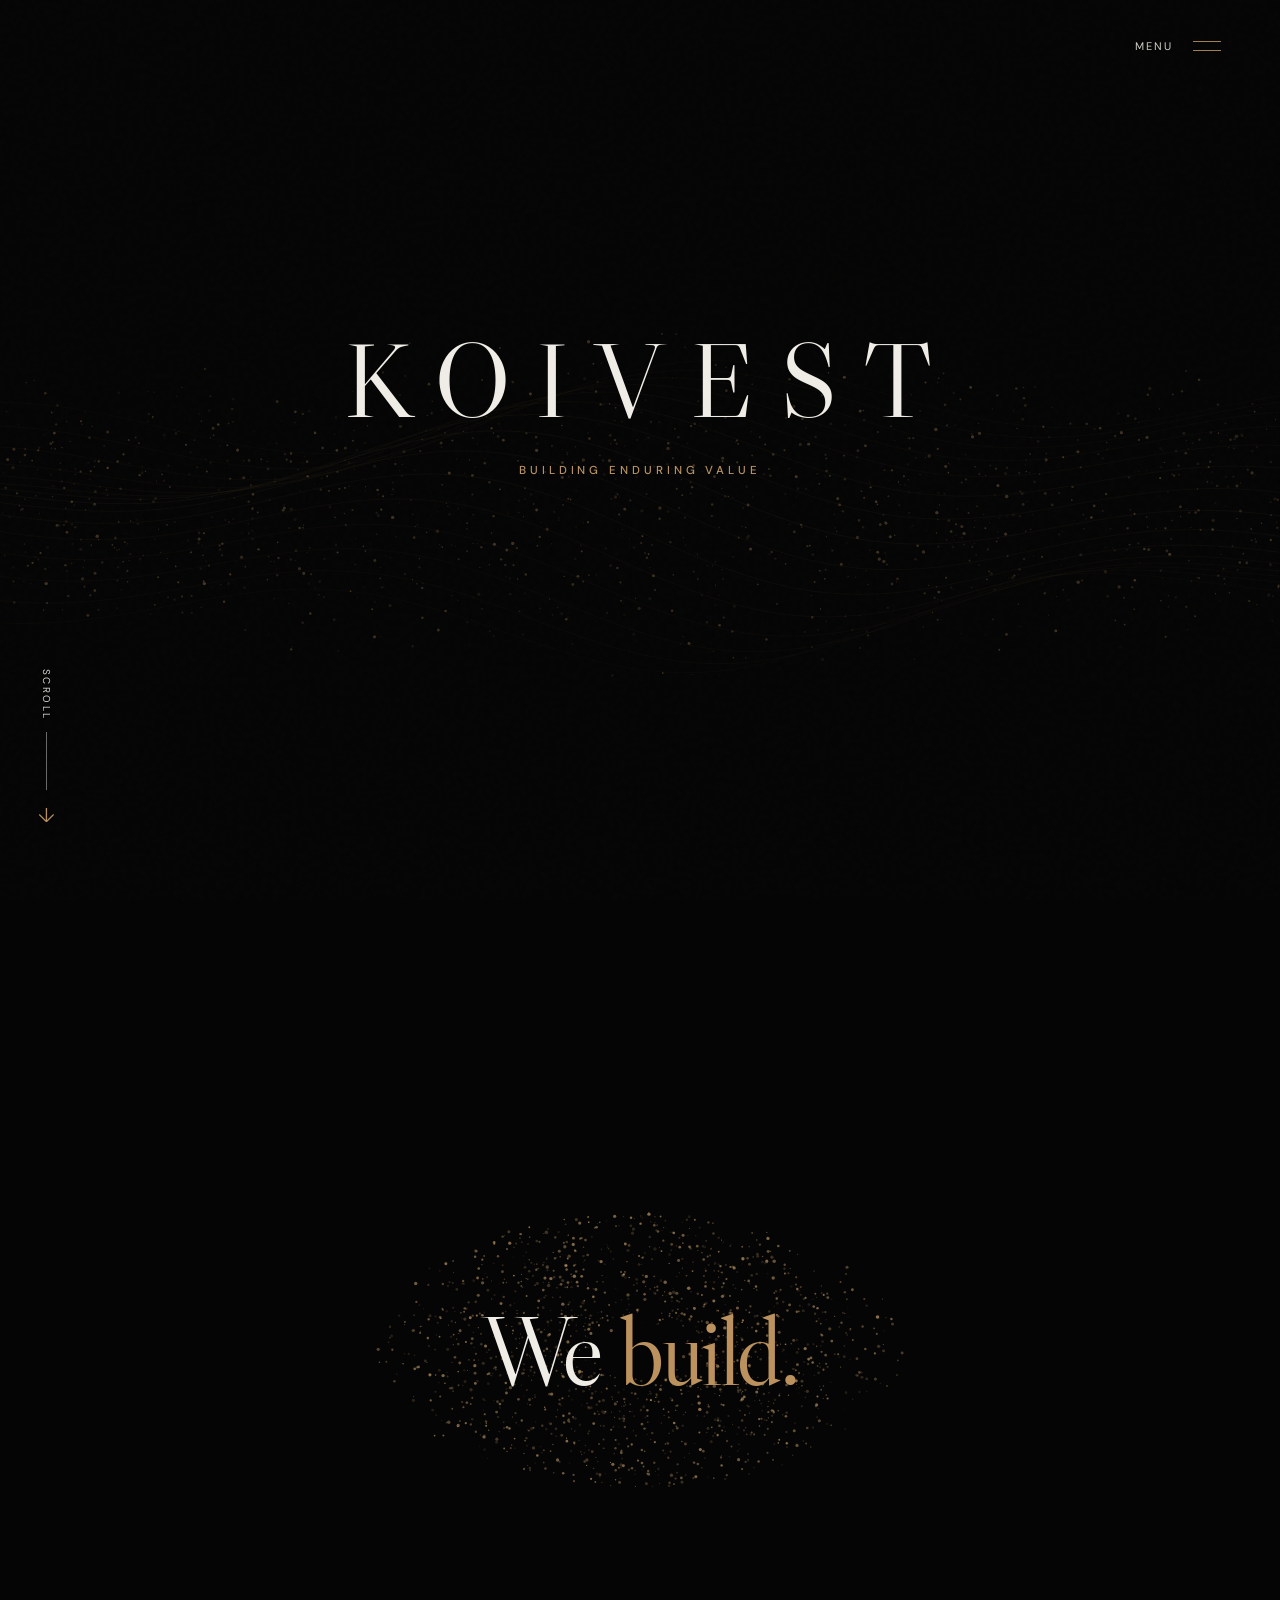
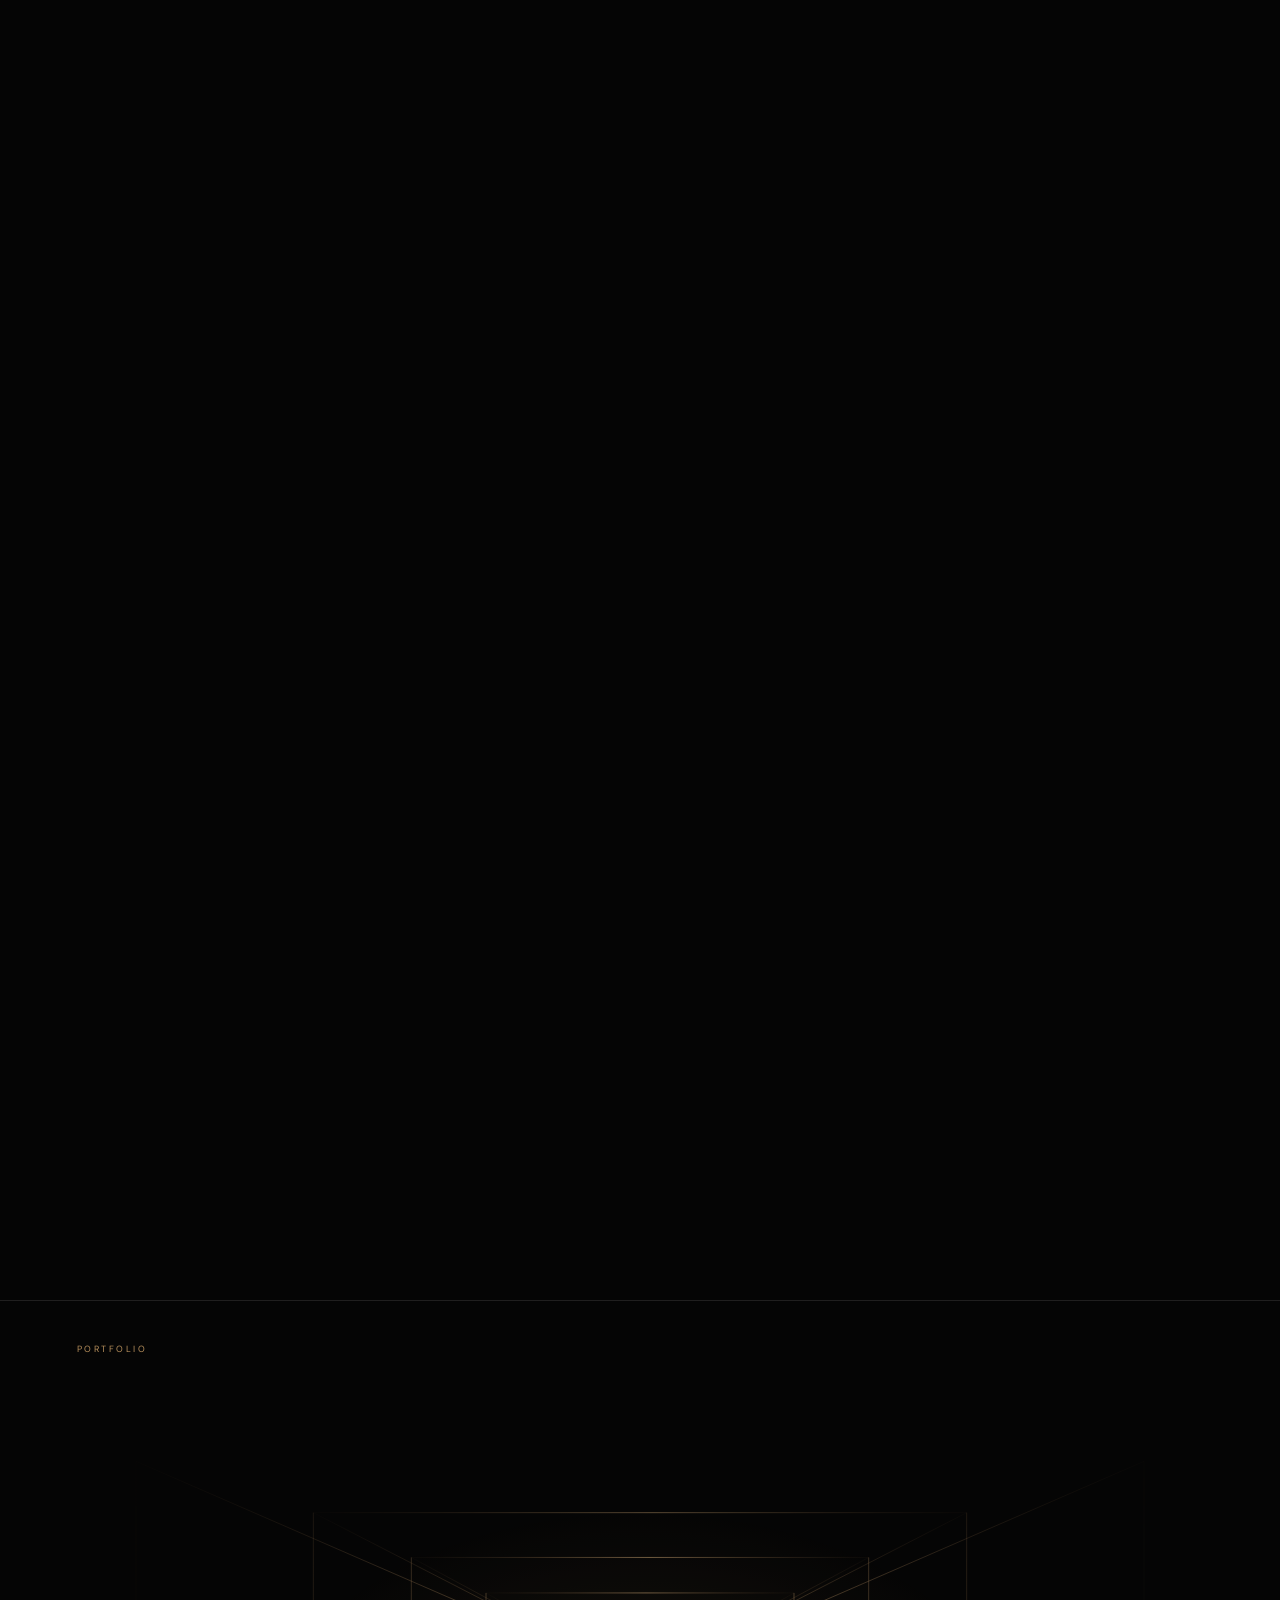
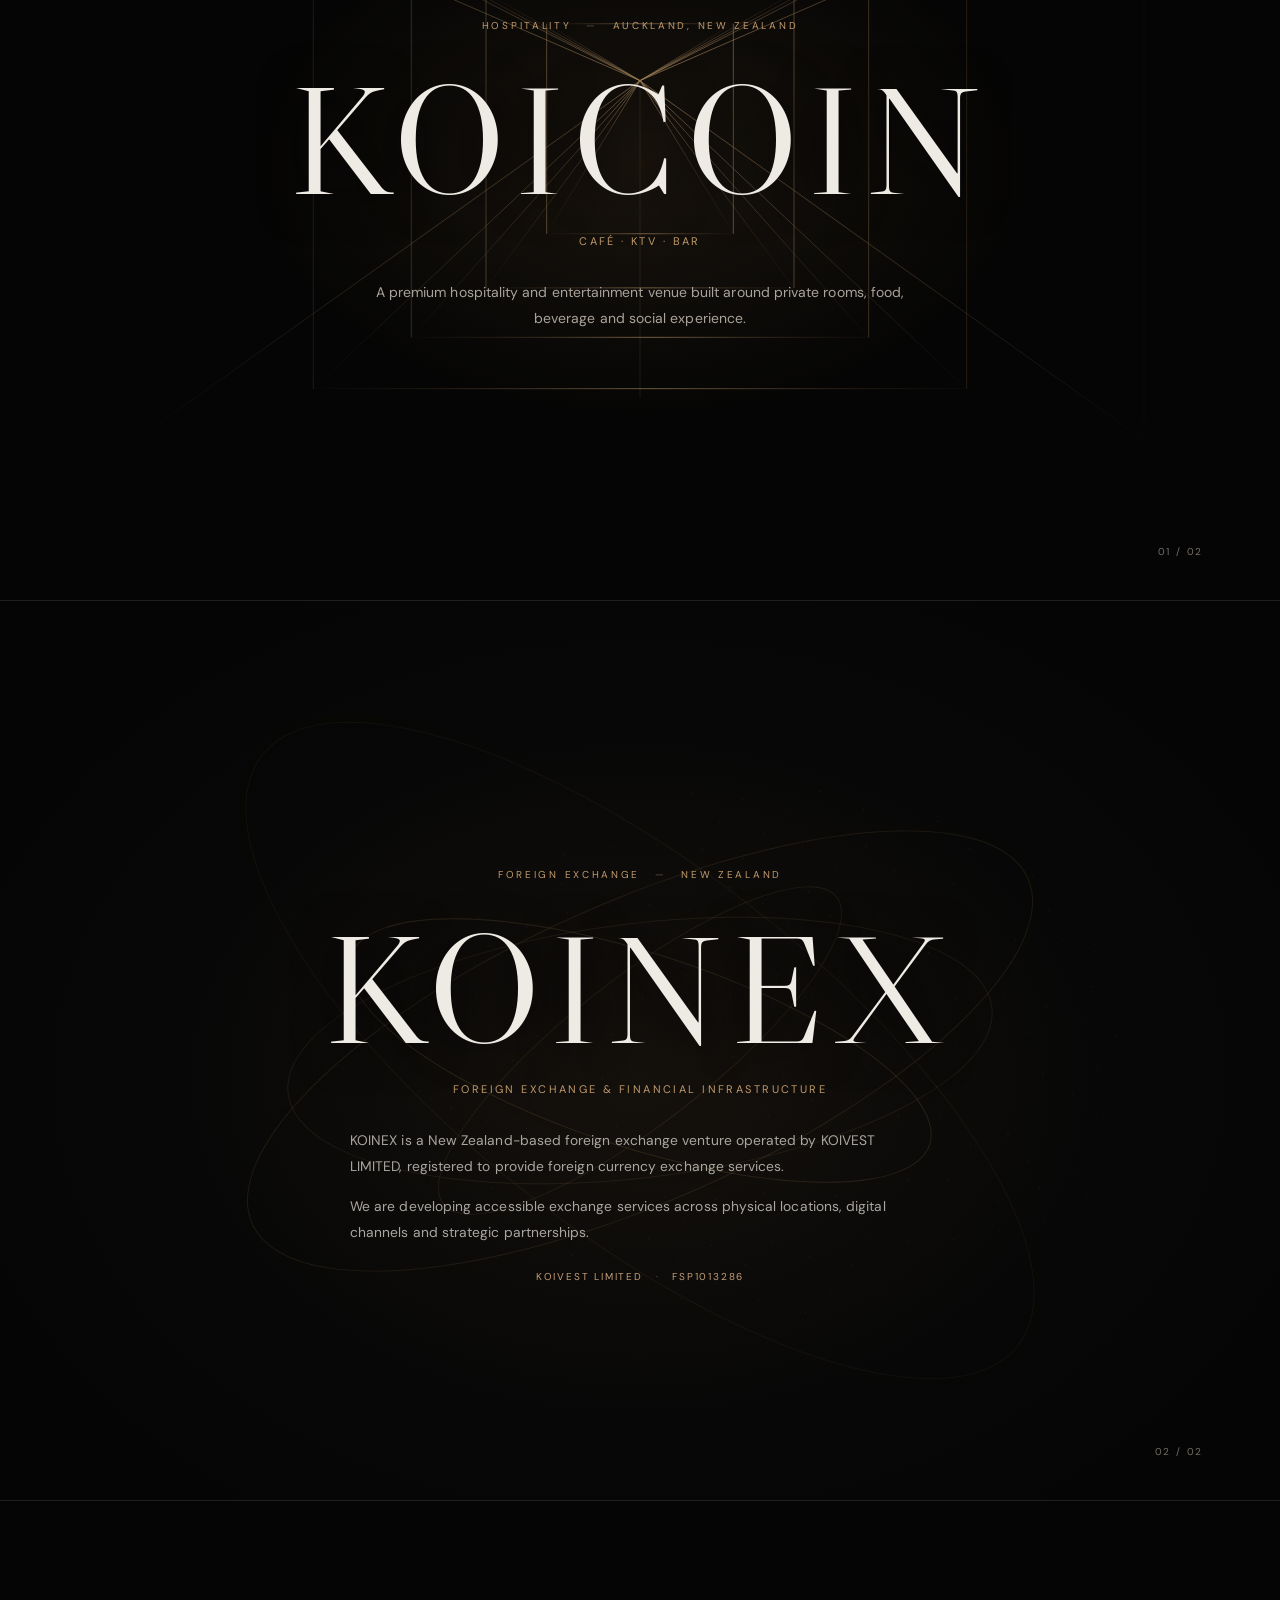
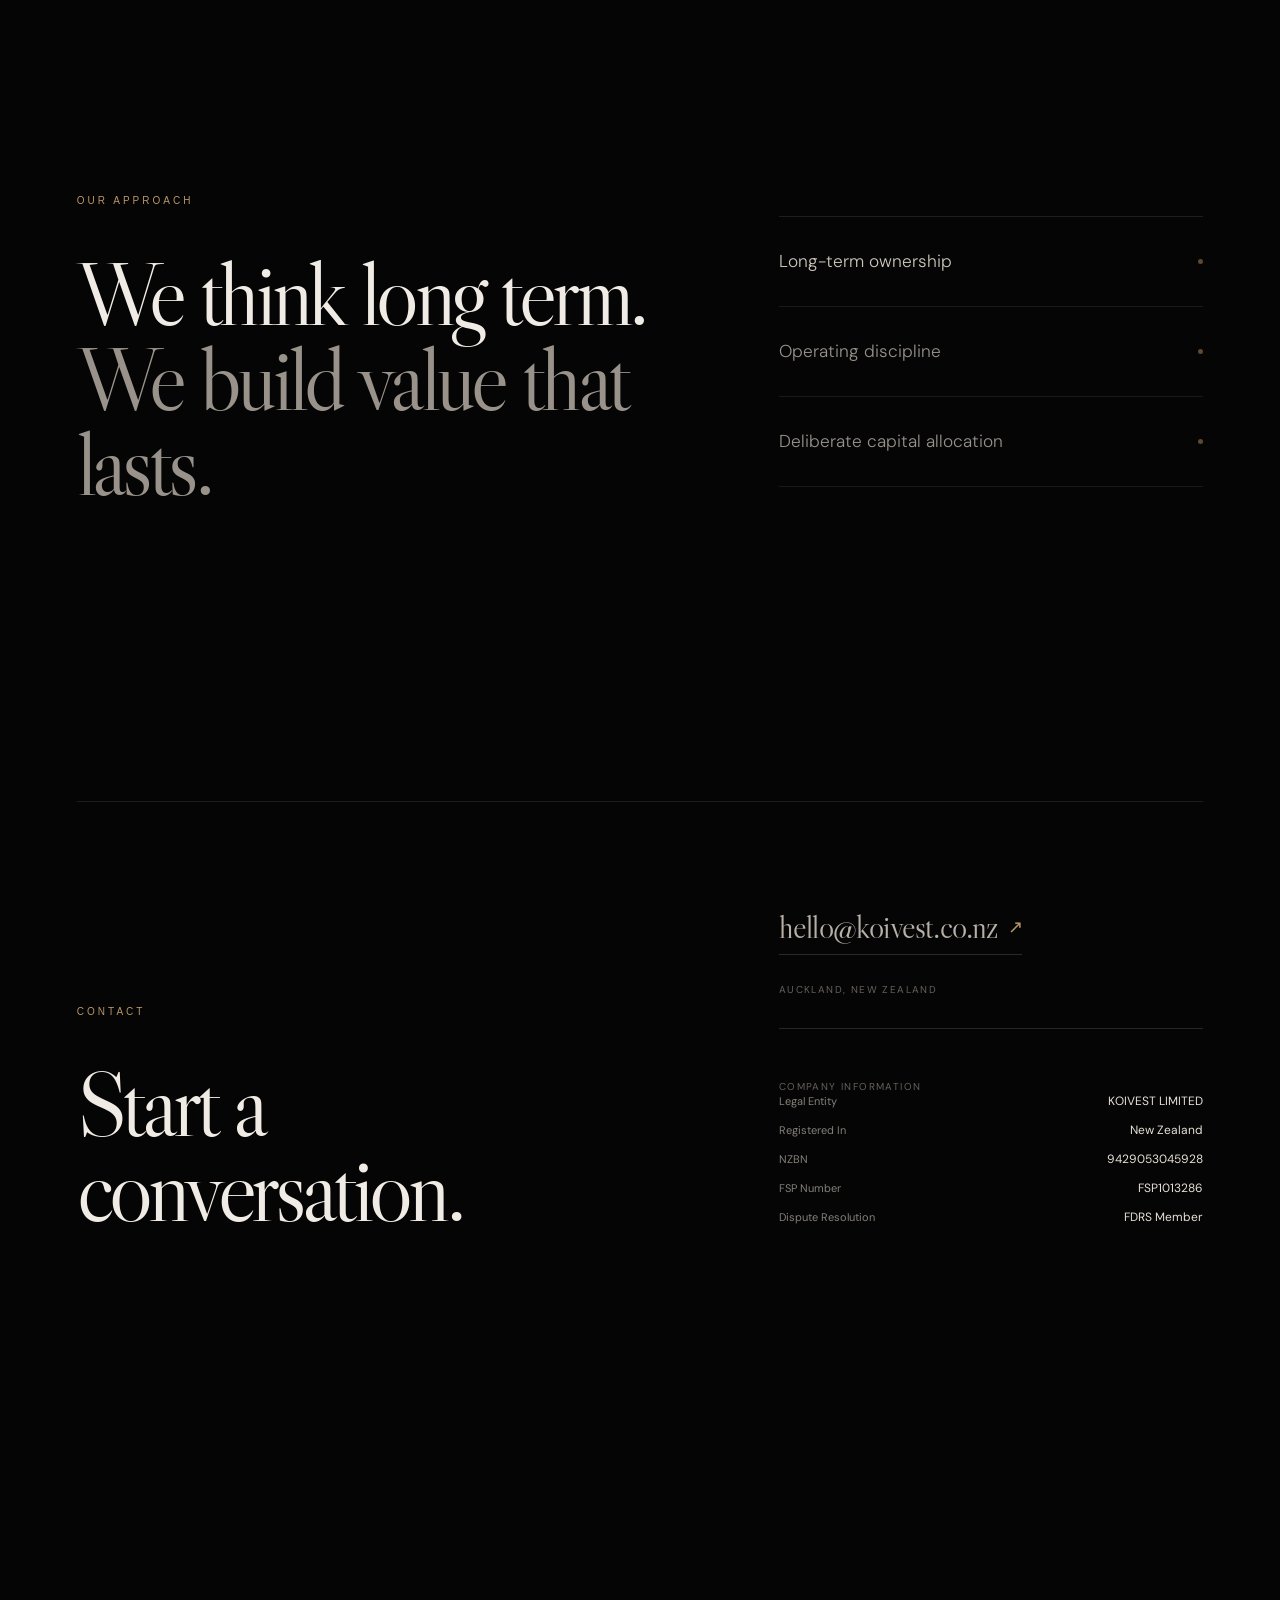
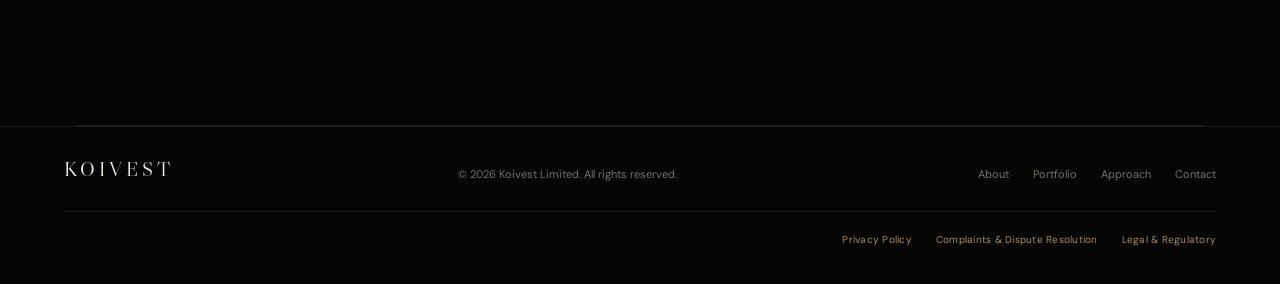
<file: index.html>
<!doctype html>
<html lang="en">
<head>
  <meta charset="utf-8" />
  <meta name="viewport" content="width=device-width, initial-scale=1" />
  <meta name="theme-color" content="#050505" />
  <meta name="description" content="Koivest — an investment and operating company built for the long term." />
  <title>Koivest — Building Enduring Value</title>
  <link rel="preconnect" href="https://fonts.googleapis.com">
  <link rel="preconnect" href="https://fonts.gstatic.com" crossorigin>
  <link href="https://fonts.googleapis.com/css2?family=DM+Sans:wght@300;400;500&family=Libre+Caslon+Display&display=swap" rel="stylesheet">
  <link rel="stylesheet" href="./styles.css?v=16.3" />
  <link rel="stylesheet" href="./koivest-trust.css?v=16.4" />
</head>
<body>
  <div class="grain" aria-hidden="true"></div>
  <header class="site-header" id="siteHeader">
    <button class="menu-button" id="menuButton" aria-label="Open menu" aria-expanded="false">
      <span>MENU</span>
      <i></i><i></i>
    </button>
  </header>
  <aside class="menu-panel" id="menuPanel" aria-hidden="true">
    <nav class="quiet-menu">
      <a href="#about"><span>About</span></a>
      <a href="#portfolio"><span>Portfolio</span></a>
      <a href="#approach"><span>Approach</span></a>
      <a href="#contact"><span>Contact</span></a>
    </nav>
  </aside>
  <main>
    <section class="hero full-screen" id="hero">
      <canvas id="heroCanvas" aria-hidden="true"></canvas>
      <div class="hero-center">
        <h1>KOIVEST</h1>
        <p>BUILDING ENDURING VALUE</p>
      </div>
      <div class="scroll-cue">
        <span>SCROLL</span>
        <i></i>
        <b>↓</b>
      </div>
    </section>

    <section class="story-pin" id="story">
      <div class="story-sticky">
        <canvas id="storyCanvas" aria-hidden="true"></canvas>
        <div class="story-copy">
          <div class="story-state is-active" data-step="build">
            <h2>We <em>build.</em></h2>
          </div>
          <div class="story-state" data-step="operate">
            <h2>We <em>operate.</em></h2>
          </div>
          <div class="story-state" data-step="allocate">
            <h2>We <em>allocate.</em></h2>
          </div>
          <div class="story-state final-state" data-step="about" id="about">
            <p class="eyebrow">ABOUT KOIVEST</p>
            <h2>An investment &amp; operating company<br><em>built for the long term.</em></h2>
          </div>
        </div>
      </section>
    <section class="portfolio portfolio-v16" id="portfolio">
      <div class="section-label inside">PORTFOLIO</div>
      <article class="venture venture-koicoin v16-brand" aria-labelledby="koicoin-title">
        <div class="v16-art v16-architecture" aria-hidden="true">
          <svg class="v16-room-svg" viewBox="0 0 1200 670" preserveAspectRatio="xMidYMid meet">
            <defs>
              <linearGradient id="roomGold" x1="0" x2="1"><stop offset="0" stop-color="#6e4e30" stop-opacity=".05"/><stop offset=".52" stop-color="#d7ae79" stop-opacity=".72"/><stop offset="1" stop-color="#6e4e30" stop-opacity=".08"/></linearGradient>
              <radialGradient id="roomGlow"><stop stop-color="#b88b53" stop-opacity=".15"/><stop offset="1" stop-color="#b88b53" stop-opacity="0"/></radialGradient>
            </defs>
            <ellipse cx="600" cy="350" rx="430" ry="280" fill="url(#roomGlow)"/>
            <g class="v16-room-lines" fill="none" stroke="url(#roomGold)" stroke-width="1">
              <path d="M600 260 L60 25 M600 260 L1140 25 M600 260 L60 645 M600 260 L1140 645"/>
              <path d="M600 260 L250 80 L950 80 Z M600 260 L250 590 L950 590 Z"/>
              <path d="M600 260 L355 128 L845 128 Z M600 260 L355 535 L845 535 Z"/>
              <path d="M600 260 L435 166 L765 166 Z M600 260 L435 482 L765 482 Z"/>
              <path d="M600 260 L500 199 L700 199 Z M600 260 L500 424 L700 424 Z"/>
              <path d="M60 25 V645 M1140 25 V645 M250 80 V590 M950 80 V590 M355 128 V535 M845 128 V535 M435 166 V482 M765 166 V482 M500 199 V424 M700 199 V424"/>
            </g>
            <path d="M600 260 L600 600" stroke="#cba16e" stroke-width=".7" opacity=".24"/>
          </svg>
        </div>
        <div class="v16-brand-copy">
          <p class="v16-eyebrow">HOSPITALITY <span>—</span> AUCKLAND, NEW ZEALAND</p>
          <h2 id="koicoin-title">KOICOIN</h2>
          <p class="v16-sector">Café · KTV · Bar</p>
          <p class="v16-description">A premium hospitality and entertainment venue built around private rooms, food, beverage and social experience.</p>
        </div>
        <span class="v16-index" aria-hidden="true">01 / 02</span>
      </article>
      <article class="venture venture-koinex v16-brand" aria-labelledby="koinex-title">
        <canvas id="networkCanvas" aria-hidden="true"></canvas>
        <div class="v16-orbits" aria-hidden="true"><i></i><i></i><i></i><i></i><i></i></div>
        <div class="v16-brand-copy" style="width:min(850px,90vw);">
          <p class="v16-eyebrow">FOREIGN EXCHANGE <span>—</span> NEW ZEALAND</p>
          <h2 id="koinex-title">KOINEX</h2>
          <p class="v16-sector">Foreign Exchange &amp; Financial Infrastructure</p>
          <div class="v163-koinex-copy" style="width:min(580px,calc(100% - 32px));max-width:100%;margin:31px auto 0;text-align:left;">
            <p style="margin:0;text-align:left;line-height:1.85;">KOINEX is a New Zealand-based foreign exchange venture operated by KOIVEST LIMITED, registered to provide foreign currency exchange services.</p>
            <p style="margin:15px 0 0;text-align:left;line-height:1.85;">We are developing accessible exchange services across physical locations, digital channels and strategic partnerships.</p>
          </div>
          <p class="v16-fsp">KOIVEST LIMITED <span>·</span> FSP1013286</p>
        </div>
        <span class="v16-index" aria-hidden="true">02 / 02</span>
      </article>
    </section>
    <section class="kv-approach section-space" id="approach">
      <div class="kv-approach-inner">
        <div class="kv-approach-left">
          <p class="kv-kicker">OUR APPROACH</p>
          <h2>We think long term.<br><span>We build value that lasts.</span></h2>
        </div>
        <div class="kv-approach-right">
          <div class="kv-principle-row"><span>Long-term ownership</span><i></i></div>
          <div class="kv-principle-row"><span>Operating discipline</span><i></i></div>
          <div class="kv-principle-row"><span>Deliberate capital allocation</span><i></i></div>
        </div>
      </div>
    </section>
    <section class="kv-contact section-space" id="contact">
      <div class="kv-contact-inner">
        <div class="kv-contact-left">
          <p class="kv-kicker">CONTACT</p>
          <h2>Start a conversation.</h2>
        </div>
        <div class="kv-contact-right">
          <a class="kv-contact-email" href="mailto:hello@koivest.co.nz">hello@koivest.co.nz <span>↗</span></a>
          <p>Auckland, New Zealand</p>
        </div>
      </div>
    </section>
  </main>
  <footer>
    <div class="footer-wordmark">KOIVEST</div>
    <p>© <span id="year"></span> Koivest Limited. All rights reserved.</p>
    <nav>
      <a href="#about">About</a>
      <a href="#portfolio">Portfolio</a>
      <a href="#approach">Approach</a>
      <a href="#contact">Contact</a>
    </nav>
  </footer>

  <script src="./script.js?v=15.0"></script>
  <script src="./koivest-trust.js?v=16.4"></script>
</body>
</html>
</file>
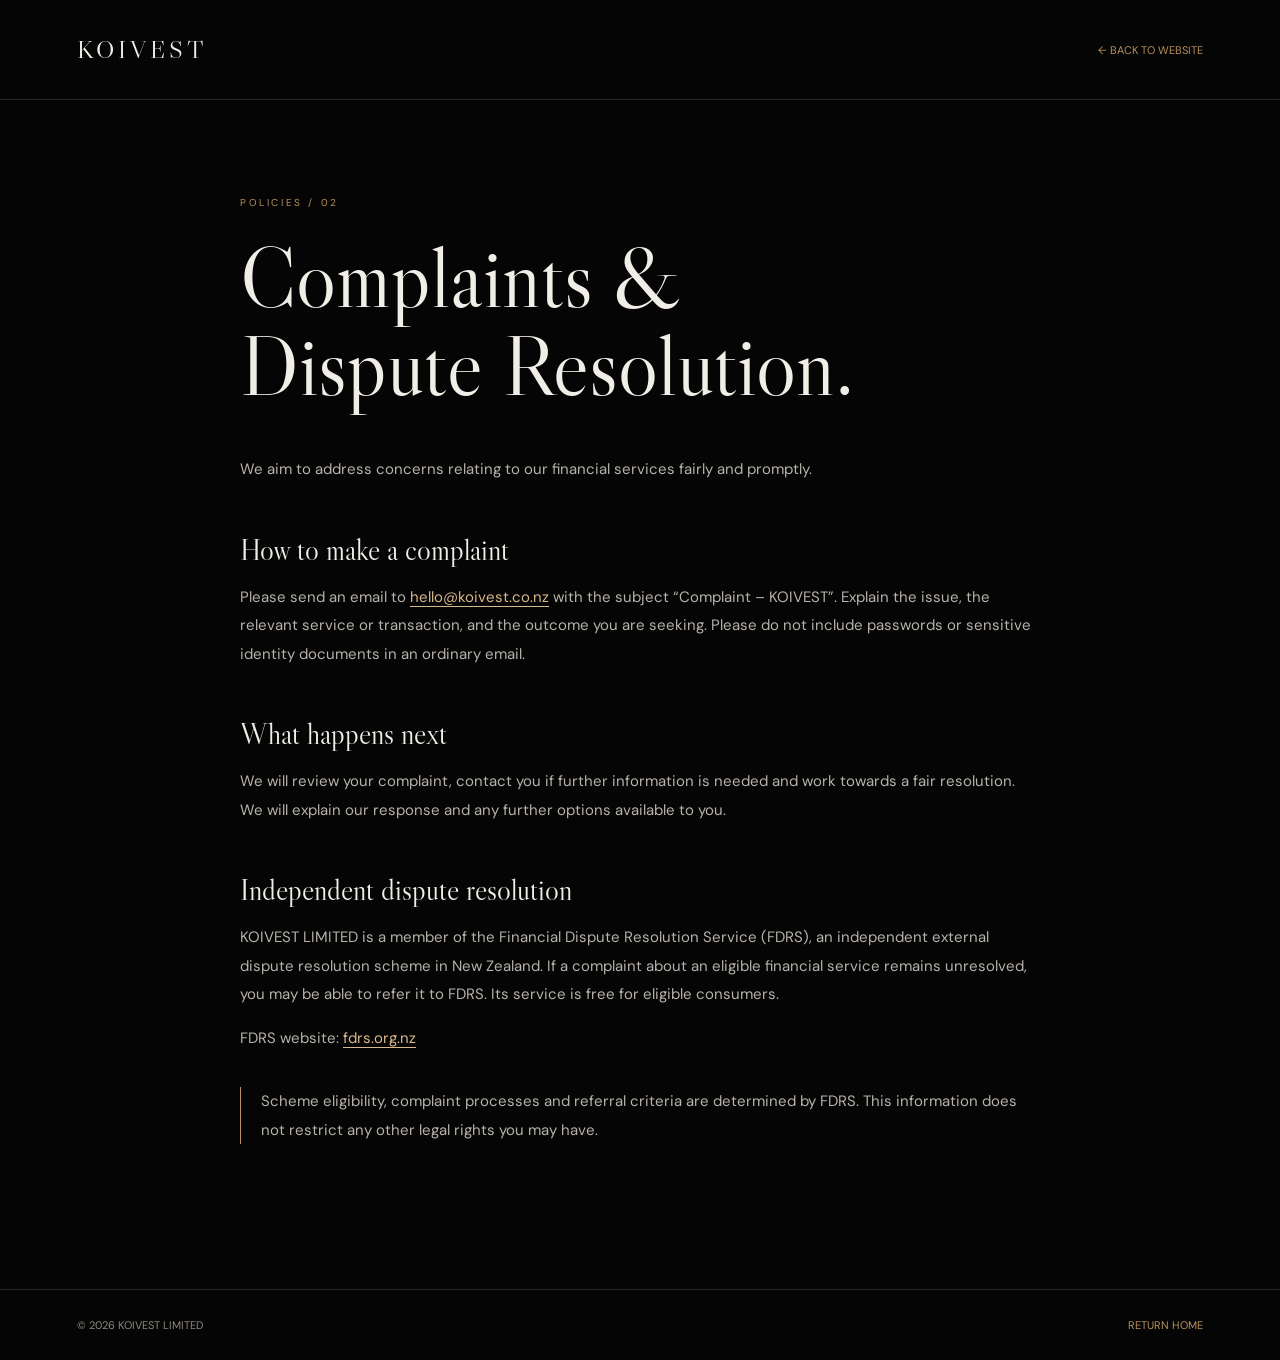
<file: complaints.html>
<!doctype html><html lang="en"><head><meta charset="utf-8"><meta name="viewport" content="width=device-width,initial-scale=1"><title>Complaints & Dispute Resolution — KOIVEST</title><meta name="description" content="How to make a complaint about KOIVEST financial services."><link rel="preconnect" href="https://fonts.googleapis.com"><link href="https://fonts.googleapis.com/css2?family=DM+Sans:wght@300;400;500&family=Libre+Caslon+Display&display=swap" rel="stylesheet"><link rel="stylesheet" href="./legal-pages.css"></head><body><header><a class="brand" href="./">KOIVEST</a><a class="back" href="./#contact">← BACK TO WEBSITE</a></header><main><div class="kicker">POLICIES / 02</div><h1>Complaints &amp;<br>Dispute Resolution.</h1><p>We aim to address concerns relating to our financial services fairly and promptly.</p><h2>How to make a complaint</h2><p>Please send an email to <a class="inline" href="mailto:hello@koivest.co.nz?subject=Complaint%20-%20KOIVEST">hello@koivest.co.nz</a> with the subject “Complaint – KOIVEST”. Explain the issue, the relevant service or transaction, and the outcome you are seeking. Please do not include passwords or sensitive identity documents in an ordinary email.</p><h2>What happens next</h2><p>We will review your complaint, contact you if further information is needed and work towards a fair resolution. We will explain our response and any further options available to you.</p><h2>Independent dispute resolution</h2><p>KOIVEST LIMITED is a member of the Financial Dispute Resolution Service (FDRS), an independent external dispute resolution scheme in New Zealand. If a complaint about an eligible financial service remains unresolved, you may be able to refer it to FDRS. Its service is free for eligible consumers.</p><p>FDRS website: <a class="inline" href="https://fdrs.org.nz/" target="_blank" rel="noopener noreferrer">fdrs.org.nz</a></p><p class="note">Scheme eligibility, complaint processes and referral criteria are determined by FDRS. This information does not restrict any other legal rights you may have.</p></main><footer><span>© 2026 KOIVEST LIMITED</span><a href="./">RETURN HOME</a></footer></body></html>
</file>
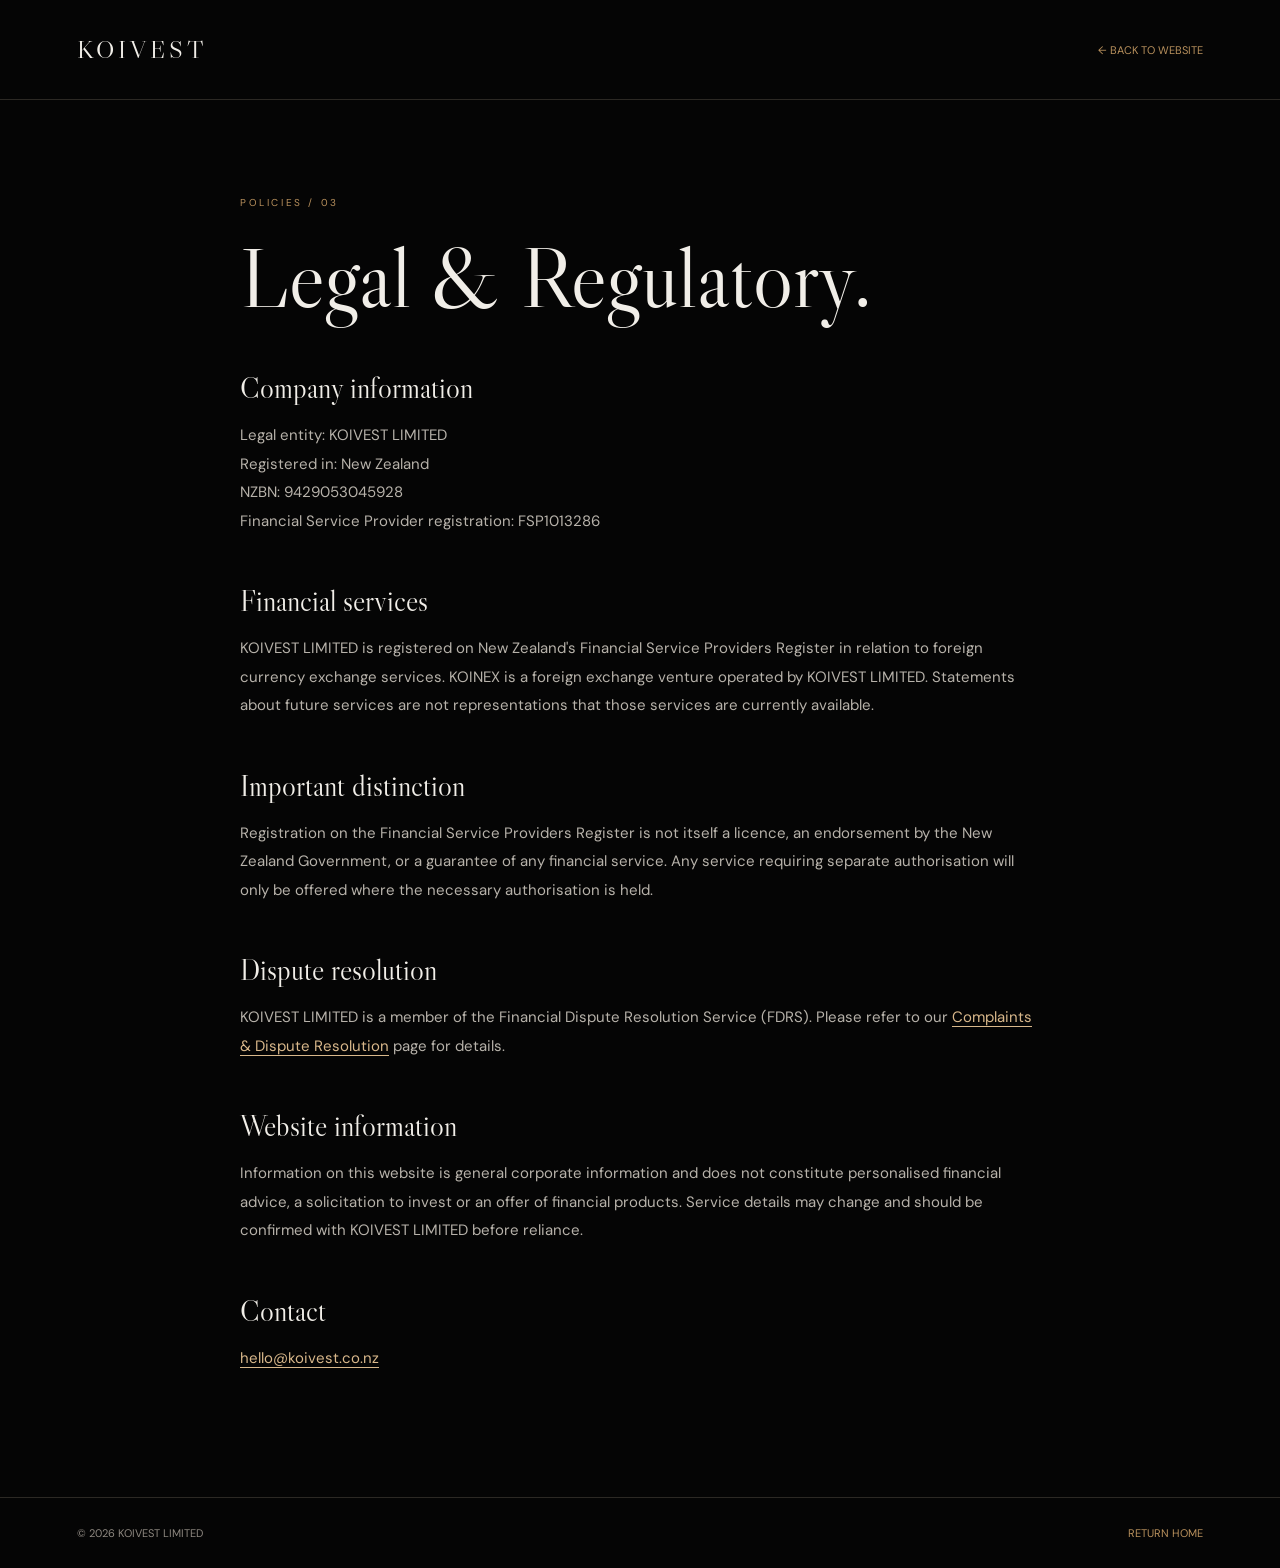
<file: legal.html>
<!doctype html><html lang="en"><head><meta charset="utf-8"><meta name="viewport" content="width=device-width,initial-scale=1"><title>Legal & Regulatory — KOIVEST</title><meta name="description" content="Corporate and regulatory information for KOIVEST LIMITED."><link rel="preconnect" href="https://fonts.googleapis.com"><link href="https://fonts.googleapis.com/css2?family=DM+Sans:wght@300;400;500&family=Libre+Caslon+Display&display=swap" rel="stylesheet"><link rel="stylesheet" href="./legal-pages.css"></head><body><header><a class="brand" href="./">KOIVEST</a><a class="back" href="./#contact">← BACK TO WEBSITE</a></header><main><div class="kicker">POLICIES / 03</div><h1>Legal &amp; Regulatory.</h1><h2>Company information</h2><p>Legal entity: KOIVEST LIMITED<br>Registered in: New Zealand<br>NZBN: 9429053045928<br>Financial Service Provider registration: FSP1013286</p><h2>Financial services</h2><p>KOIVEST LIMITED is registered on New Zealand's Financial Service Providers Register in relation to foreign currency exchange services. KOINEX is a foreign exchange venture operated by KOIVEST LIMITED. Statements about future services are not representations that those services are currently available.</p><h2>Important distinction</h2><p>Registration on the Financial Service Providers Register is not itself a licence, an endorsement by the New Zealand Government, or a guarantee of any financial service. Any service requiring separate authorisation will only be offered where the necessary authorisation is held.</p><h2>Dispute resolution</h2><p>KOIVEST LIMITED is a member of the Financial Dispute Resolution Service (FDRS). Please refer to our <a class="inline" href="./complaints.html">Complaints &amp; Dispute Resolution</a> page for details.</p><h2>Website information</h2><p>Information on this website is general corporate information and does not constitute personalised financial advice, a solicitation to invest or an offer of financial products. Service details may change and should be confirmed with KOIVEST LIMITED before reliance.</p><h2>Contact</h2><p><a class="inline" href="mailto:hello@koivest.co.nz">hello@koivest.co.nz</a></p></main><footer><span>© 2026 KOIVEST LIMITED</span><a href="./">RETURN HOME</a></footer></body></html>
</file>
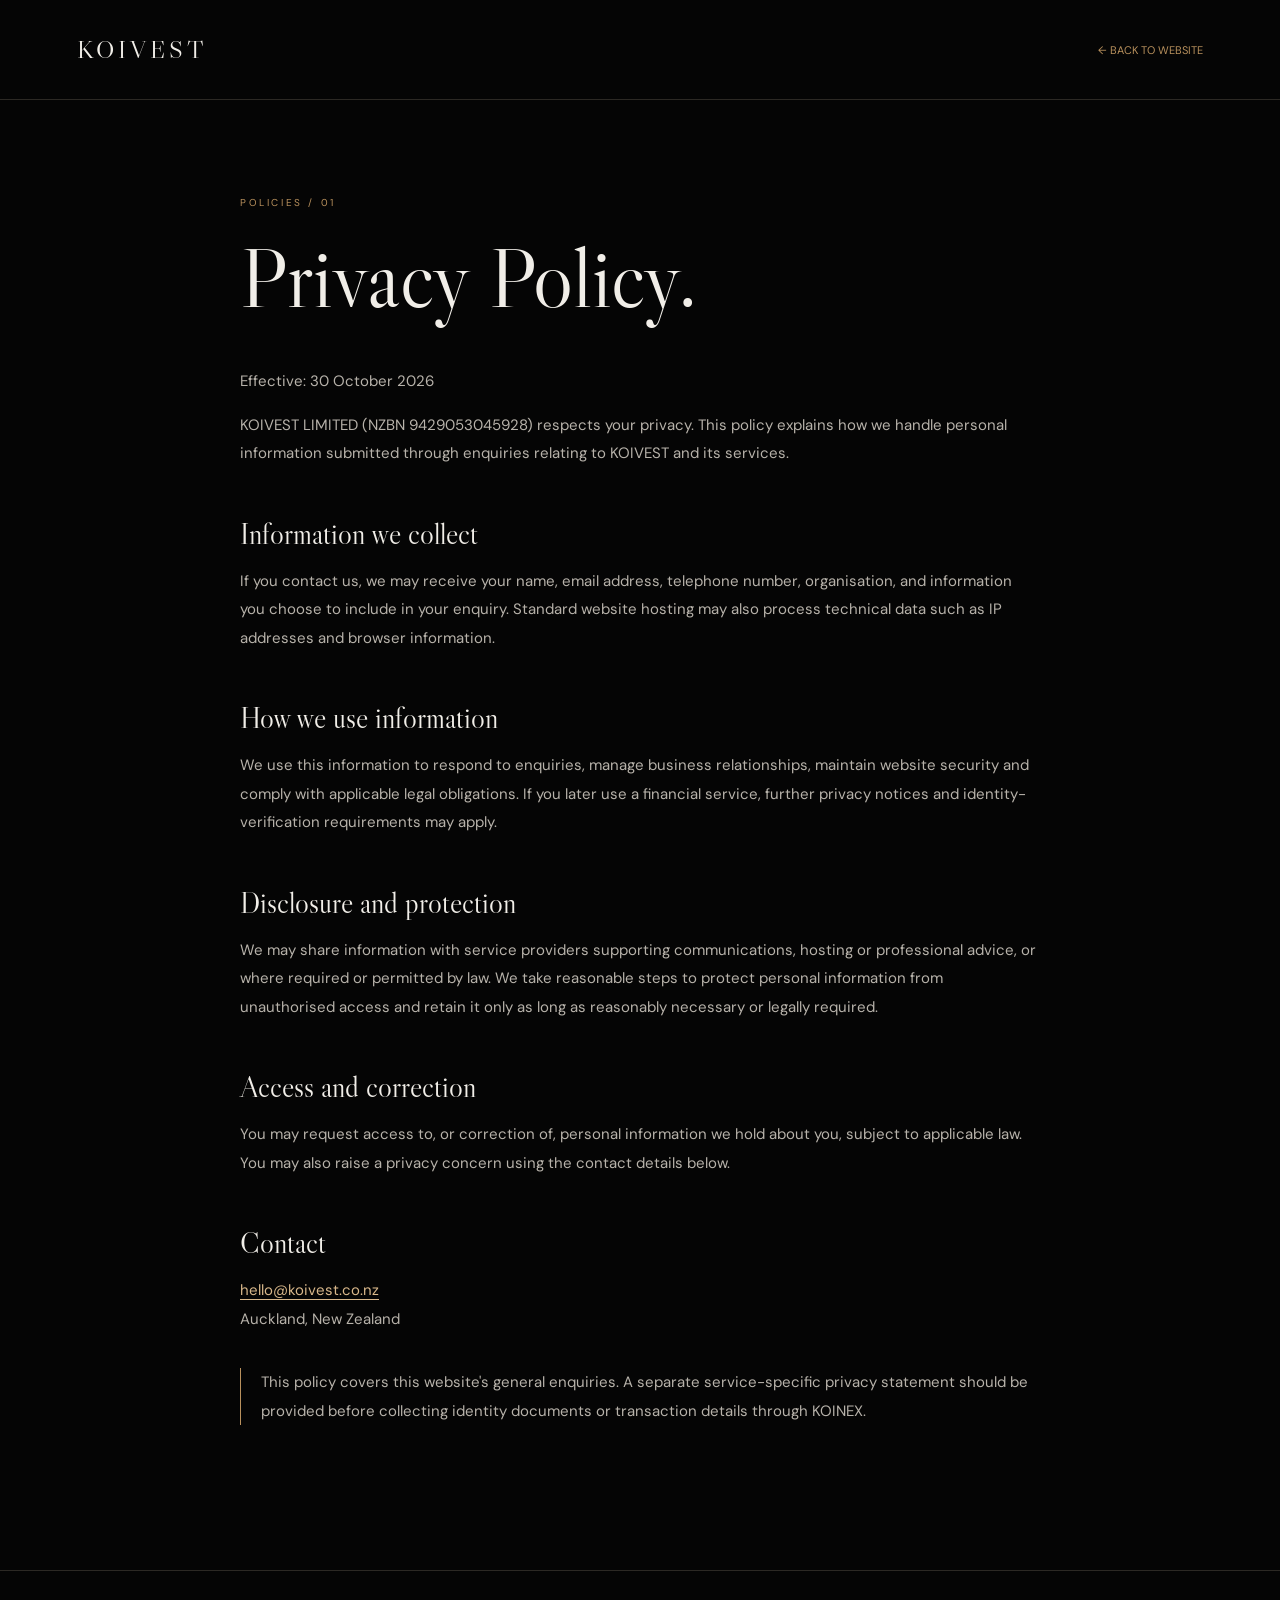
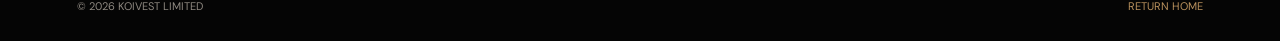
<file: privacy.html>
<!doctype html><html lang="en"><head><meta charset="utf-8"><meta name="viewport" content="width=device-width,initial-scale=1"><meta name="robots" content="index,follow"><title>Privacy Policy — KOIVEST</title><meta name="description" content="How KOIVEST LIMITED handles enquiries and personal information."><link rel="preconnect" href="https://fonts.googleapis.com"><link href="https://fonts.googleapis.com/css2?family=DM+Sans:wght@300;400;500&family=Libre+Caslon+Display&display=swap" rel="stylesheet"><link rel="stylesheet" href="./legal-pages.css"></head><body><header><a class="brand" href="./">KOIVEST</a><a class="back" href="./#contact">← BACK TO WEBSITE</a></header><main><div class="kicker">POLICIES / 01</div><h1>Privacy Policy.</h1><p>Effective: 30 October 2026</p><p>KOIVEST LIMITED (NZBN 9429053045928) respects your privacy. This policy explains how we handle personal information submitted through enquiries relating to KOIVEST and its services.</p><h2>Information we collect</h2><p>If you contact us, we may receive your name, email address, telephone number, organisation, and information you choose to include in your enquiry. Standard website hosting may also process technical data such as IP addresses and browser information.</p><h2>How we use information</h2><p>We use this information to respond to enquiries, manage business relationships, maintain website security and comply with applicable legal obligations. If you later use a financial service, further privacy notices and identity-verification requirements may apply.</p><h2>Disclosure and protection</h2><p>We may share information with service providers supporting communications, hosting or professional advice, or where required or permitted by law. We take reasonable steps to protect personal information from unauthorised access and retain it only as long as reasonably necessary or legally required.</p><h2>Access and correction</h2><p>You may request access to, or correction of, personal information we hold about you, subject to applicable law. You may also raise a privacy concern using the contact details below.</p><h2>Contact</h2><p><a class="inline" href="mailto:hello@koivest.co.nz">hello@koivest.co.nz</a><br>Auckland, New Zealand</p><p class="note">This policy covers this website's general enquiries. A separate service-specific privacy statement should be provided before collecting identity documents or transaction details through KOINEX.</p></main><footer><span>© 2026 KOIVEST LIMITED</span><a href="./">RETURN HOME</a></footer></body></html>
</file>
<file: styles.css>
:root{
  --bg:#050505;
  --bg-soft:#090909;
  --ink:#f1eee8;
  --muted:#9d9a93;
  --line:rgba(241,238,232,.13);
  --gold:#c5a06b;
  --gold-soft:#917047;
  --max:1440px;
}
*{box-sizing:border-box}
html{scroll-behavior:smooth;background:var(--bg)}
body{margin:0;background:var(--bg);color:var(--ink);font-family:"DM Sans",sans-serif;overflow-x:hidden}
a{color:inherit;text-decoration:none}
button{font:inherit}
canvas{display:block}
.grain{position:fixed;inset:0;z-index:100;pointer-events:none;opacity:.028;background-image:url("data:image/svg+xml,%3Csvg viewBox='0 0 180 180' xmlns='http://www.w3.org/2000/svg'%3E%3Cfilter id='n'%3E%3CfeTurbulence type='fractalNoise' baseFrequency='.85' numOctaves='4' stitchTiles='stitch'/%3E%3C/filter%3E%3Crect width='100%25' height='100%25' filter='url(%23n)' opacity='.55'/%3E%3C/svg%3E")}
.site-header{position:fixed;top:0;left:0;right:0;height:92px;z-index:90;display:flex;justify-content:flex-end;align-items:center;padding:0 4vw;mix-blend-mode:normal}
.menu-button{display:grid;grid-template-columns:auto 30px;grid-template-rows:1fr 1fr;background:none;color:var(--ink);border:0;gap:4px 20px;align-items:center;cursor:pointer;letter-spacing:.18em;font-size:11px}
.menu-button span{grid-row:1/3}
.menu-button i{display:block;height:1px;background:var(--gold);width:28px;transition:.25s}
.menu-button[aria-expanded="true"] i:first-of-type{transform:translateY(3px) rotate(45deg)}
.menu-button[aria-expanded="true"] i:last-of-type{transform:translateY(-2px) rotate(-45deg)}
.menu-panel{position:fixed;inset:0;z-index:80;background:rgba(5,5,5,.96);display:grid;place-items:center;opacity:0;visibility:hidden;transition:.35s}
.menu-panel.open{opacity:1;visibility:visible}
.menu-panel nav{display:flex;flex-direction:column;gap:20px;text-align:center}
.menu-panel a{font-family:"Libre Caslon Display",serif;font-size:clamp(42px,7vw,90px);line-height:.95}
.full-screen{height:100svh;min-height:680px;position:relative}
.hero{overflow:hidden;background:#040404}
#heroCanvas,#storyCanvas,#networkCanvas{position:absolute;inset:0;width:100%;height:100%}
.hero-center{position:absolute;inset:0;display:flex;flex-direction:column;justify-content:center;align-items:center;transform:translateY(-6vh);text-align:center}
.hero-center h1{font-family:"Libre Caslon Display",serif;font-size:clamp(62px,9vw,132px);font-weight:400;letter-spacing:.22em;margin:0 0 18px;padding-left:.22em}
.hero-center p{margin:0;font-size:clamp(10px,1.05vw,16px);letter-spacing:.32em;color:var(--gold);font-weight:500}
.scroll-cue{position:absolute;left:3vw;bottom:8vh;display:flex;flex-direction:column;align-items:center;gap:12px;color:#d8d5cf}
.scroll-cue span{writing-mode:vertical-rl;font-size:10px;letter-spacing:.24em}
.scroll-cue i{height:58px;width:1px;background:rgba(255,255,255,.4)}
.scroll-cue b{font-size:20px;color:var(--gold);font-weight:300}
.story-pin{height:400vh;position:relative;background:#050505}
.story-sticky{position:sticky;top:0;height:100svh;min-height:680px;overflow:hidden}
.story-copy{position:absolute;inset:0;display:grid;place-items:center;text-align:center;padding:7vw}
.story-state{position:absolute;max-width:1100px;opacity:0;transform:translateY(30px) scale(.985);transition:opacity .7s ease,transform .8s cubic-bezier(.2,.8,.2,1);pointer-events:none}
.story-state.is-active{opacity:1;transform:none}
.story-state h2{font-family:"Libre Caslon Display",serif;font-size:clamp(58px,8.5vw,132px);font-weight:400;line-height:.98;margin:0;letter-spacing:-.035em}
.story-state h2 em{font-style:normal;color:var(--gold)}
.story-state.final-state{text-align:left;width:min(1180px,82vw)}
.final-state .eyebrow{font-size:11px;letter-spacing:.24em;color:var(--gold);margin-bottom:24px}
.final-state h2{font-size:clamp(48px,6.7vw,100px);line-height:1.02}
.story-body{font-size:clamp(15px,1.3vw,20px);line-height:1.75;color:#b9b6af;max-width:680px;margin:36px 0 0}
.story-progress{position:absolute;right:4vw;top:50%;transform:translateY(-50%);display:flex;flex-direction:column;gap:16px}
.story-progress span{width:5px;height:5px;border-radius:50%;background:#454545;transition:.35s}
.story-progress span.active{background:var(--gold);box-shadow:0 0 0 6px rgba(197,160,107,.08)}
.section-space{padding:150px max(5vw,24px)}
.section-label{font-size:10px;letter-spacing:.24em;color:var(--gold);margin-bottom:62px}
.about{border-top:1px solid var(--line)}
.about-grid{display:grid;grid-template-columns:1.05fr .95fr;gap:12vw;align-items:start;max-width:var(--max);margin:auto}
.about h2,.approach h2,.contact h2{font-family:"Libre Caslon Display",serif;font-size:clamp(48px,6vw,88px);line-height:1.02;font-weight:400;letter-spacing:-.035em;margin:0}
.body-copy{font-size:clamp(16px,1.35vw,20px);line-height:1.85;color:#b6b2aa;padding-top:14px}
.body-copy p{margin:0 0 28px}
.portfolio{border-top:1px solid var(--line);position:relative}
.section-label.inside{position:absolute;z-index:2;top:38px;left:5vw;margin:0}
.venture{min-height:88svh;position:relative;display:flex;align-items:center;border-bottom:1px solid var(--line);overflow:hidden;padding:120px 5vw 80px}
.venture-copy{position:relative;z-index:3;width:min(560px,42vw)}
.venture-meta{font-size:10px;letter-spacing:.2em;color:#aaa59c;margin-bottom:30px}
.venture h2{font-family:"Libre Caslon Display",serif;font-size:clamp(58px,8vw,116px);font-weight:400;letter-spacing:.03em;margin:0 0 12px}
.venture-sector{font-size:13px;text-transform:uppercase;letter-spacing:.16em;color:var(--gold);margin:0 0 30px}
.venture-copy>p:last-child{font-size:16px;line-height:1.75;color:#aaa69e;max-width:520px}
.venture-media{position:absolute;inset:0 0 0 45%;background:
radial-gradient(circle at 65% 55%,rgba(197,160,107,.13),transparent 20%),
linear-gradient(90deg,#050505 0%,rgba(5,5,5,.85) 16%,rgba(5,5,5,.12) 48%,rgba(5,5,5,.35) 100%)}
.koicoin-visual:before{content:"";position:absolute;inset:14% 4% 6% 13%;background:
linear-gradient(180deg,rgba(197,160,107,.08),transparent 22%),
repeating-linear-gradient(90deg,rgba(255,255,255,.05) 0 1px,transparent 1px 54px),
linear-gradient(145deg,#111 0%,#090909 56%,#17110c 100%);clip-path:polygon(8% 0,100% 0,100% 100%,0 100%,0 16%)}
.room-line{position:absolute;left:22%;right:5%;top:22%;height:1px;background:linear-gradient(90deg,transparent,var(--gold-soft),transparent);box-shadow:0 0 20px rgba(197,160,107,.45)}
.room-glow{position:absolute;width:260px;height:120px;right:20%;bottom:17%;border-radius:50%;background:radial-gradient(ellipse at center,rgba(197,160,107,.13),transparent 68%);filter:blur(4px)}
.venture-koinex{background:#050505}
#networkCanvas{opacity:.9}
.venture-koinex .venture-copy{margin-left:auto;text-align:left}
.venture-koinex .venture-copy{width:min(600px,44vw)}
.approach{border-top:1px solid var(--line)}
.approach-grid{max-width:var(--max);margin:auto;display:grid;grid-template-columns:1fr .9fr;gap:12vw}
.approach-intro h2{font-size:clamp(46px,5.6vw,82px)}
.principle-list{display:flex;flex-direction:column}
.principle{background:none;color:#77736c;border:0;border-bottom:1px solid var(--line);text-align:left;padding:19px 0;font-family:"Libre Caslon Display",serif;font-size:clamp(24px,2.4vw,38px);cursor:pointer;transition:.25s}
.principle:hover,.principle.active{color:var(--ink);padding-left:10px}
.principle.active:after{content:" ↗";color:var(--gold);font-family:"DM Sans",sans-serif;font-size:16px}
.principle-copy{color:#a9a59d;line-height:1.7;min-height:85px;margin:28px 0 0;max-width:540px}
.contact{border-top:1px solid var(--line);min-height:78svh;display:flex;flex-direction:column;justify-content:center}
.contact-line{display:flex;justify-content:space-between;border-bottom:1px solid var(--line);padding-bottom:22px;margin-bottom:74px;font-size:11px;letter-spacing:.18em}
.contact-line p{margin:0;color:#8f8b84}
.contact-line a{color:var(--gold)}
.contact h2{font-size:clamp(72px,10vw,150px)}
.contact-meta{display:flex;justify-content:space-between;gap:30px;margin-top:70px;color:#89857e;font-size:12px}
footer{border-top:1px solid var(--line);padding:40px 5vw 54px;display:grid;grid-template-columns:1fr 1fr 1fr;align-items:end;gap:30px;color:#76726b;font-size:11px}
.footer-wordmark{font-family:"Libre Caslon Display",serif;color:var(--ink);font-size:24px;letter-spacing:.2em}
footer p{margin:0}
footer nav{display:flex;justify-content:flex-end;gap:24px}
@media (max-width: 820px){
  .site-header{height:72px}
  .hero-center{transform:translateY(-2vh)}
  .hero-center h1{font-size:clamp(46px,14vw,78px);letter-spacing:.16em;padding-left:.16em}
  .scroll-cue{left:18px;bottom:30px}
  .story-state.final-state{width:86vw}
  .story-progress{right:20px}
  .about-grid,.approach-grid{grid-template-columns:1fr;gap:52px}
  .section-space{padding:100px 22px}
  .venture{min-height:78svh;padding:120px 24px 65px;align-items:flex-end}
  .venture-copy,.venture-koinex .venture-copy{width:100%;margin:0}
  .venture-media{inset:0 0 34% 0;opacity:.75}
  .venture-koinex #networkCanvas{opacity:.65}
  .venture-koinex .venture-copy{margin-top:auto}
  .contact-line,.contact-meta{flex-direction:column}
  .contact h2{font-size:clamp(58px,17vw,92px)}
  footer{grid-template-columns:1fr;gap:18px}
  footer nav{justify-content:flex-start;flex-wrap:wrap}
}
@media (prefers-reduced-motion: reduce){
  html{scroll-behavior:auto}
  .story-state{transition:none}
}


/* ===== V2 EDITORIAL REFINEMENT ===== */
:root{--ink:#f0ede7;--muted:#969189;--gold:#b9915d;--line:rgba(240,237,231,.115)}
.hero-center h1{font-size:clamp(58px,8.2vw,122px);letter-spacing:.245em;font-weight:400}
.hero-center p{font-size:clamp(9px,.9vw,13px);letter-spacing:.34em;color:#b89261}
.menu-button{opacity:.88}
.story-state h2{font-size:clamp(56px,7.7vw,116px);letter-spacing:-.045em}
.story-state h2 em{color:#bb915d}
.story-state.final-state{width:min(1120px,78vw);left:10vw;transform:translateY(30px) scale(.985)}
.story-state.final-state.is-active{transform:none}
.final-state .eyebrow{font-size:9px;letter-spacing:.28em;margin-bottom:30px;color:#b9915d}
.final-state h2{font-size:clamp(48px,6.2vw,88px);max-width:1040px;line-height:1.04}
.story-body{max-width:610px;font-size:clamp(14px,1.08vw,17px);line-height:1.72;margin-top:38px;color:#aaa59d}
.section-label.inside{top:42px;font-size:9px;letter-spacing:.28em}
.venture{min-height:92svh;padding-top:135px}
.venture-copy{width:min(535px,39vw)}
.venture-meta{font-size:9px;letter-spacing:.22em;margin-bottom:34px;color:#8e8981}
.venture h2{font-size:clamp(58px,7.2vw,104px);letter-spacing:.025em;margin-bottom:16px}
.venture-sector{font-size:10px;letter-spacing:.22em;margin-bottom:32px;color:#b9915d}
.venture-copy>p:last-child{max-width:470px;font-size:14px;line-height:1.8;color:#99958e}
.approach-grid{gap:10vw}
.approach-intro h2{font-size:clamp(44px,5vw,72px);line-height:1.06}
.principle{font-size:clamp(23px,2.05vw,32px);padding:21px 0}
.principle-copy{font-size:14px;max-width:500px;color:#98948d}

/* Contact becomes a typographic closing scene rather than another corporate content block. */
.contact{min-height:100svh;padding-top:110px;padding-bottom:46px;justify-content:flex-start}
.contact-kicker{font-size:9px;letter-spacing:.28em;color:#b9915d;margin-bottom:12vh}
.contact-display{display:flex;flex-direction:column;align-items:flex-start;font-family:"Libre Caslon Display",serif;font-size:clamp(78px,11vw,168px);font-weight:400;line-height:.78;letter-spacing:-.055em;width:100%}
.contact-display span:nth-child(2){margin-left:12vw}
.contact-display span:nth-child(3){margin-left:28vw}
.contact-display .accent{color:#b9915d}
.contact-bottom{margin-top:auto;padding-top:12vh;display:grid;grid-template-columns:minmax(280px,520px) auto;justify-content:space-between;align-items:end;gap:70px;border-bottom:1px solid var(--line);padding-bottom:28px}
.contact-bottom p{margin:0;color:#8f8b84;font-size:13px;line-height:1.75;max-width:500px}
.contact-cta{display:flex;align-items:center;gap:44px;color:var(--ink);font-size:12px;letter-spacing:.16em;text-transform:uppercase;white-space:nowrap}
.contact-cta b{font-size:22px;font-weight:300;color:#b9915d;transition:transform .25s ease}
.contact-cta:hover b{transform:translate(4px,-4px)}
.contact-meta{margin-top:24px;font-size:10px;letter-spacing:.08em;color:#716d66}
footer{padding-top:30px;padding-bottom:38px}
.footer-wordmark{font-size:20px}
@media (min-width:1100px){.section-space{padding-left:6vw;padding-right:6vw}.section-label.inside{left:6vw}.venture{padding-left:6vw;padding-right:6vw}}
@media (max-width:820px){
  .story-state.final-state{left:auto;width:86vw}
  .contact{padding-top:90px}
  .contact-kicker{margin-bottom:10vh}
  .contact-display{font-size:clamp(62px,19vw,100px);line-height:.86}
  .contact-display span:nth-child(2){margin-left:5vw}
  .contact-display span:nth-child(3){margin-left:14vw}
  .contact-bottom{grid-template-columns:1fr;gap:38px;padding-top:10vh}
  .contact-cta{justify-content:space-between;width:100%}
}


/* ===== V4 — QUIET LUXURY / MASTER DIRECTION ===== */
:root{
  --v4-white:#eeeae3;
  --v4-muted:#77736d;
  --v4-gold:#b18a59;
  --v4-line:rgba(238,234,227,.105);
}

/* Navigation: restrained, architectural, never louder than the hero */
.menu-panel{
  background:rgba(3,3,3,.985);
}
.quiet-menu{
  width:min(920px,78vw);
  height:100svh;
  margin:0 auto;
  display:flex;
  flex-direction:column;
  justify-content:center;
}
.quiet-menu a{
  display:grid;
  grid-template-columns:1fr auto;
  align-items:baseline;
  padding:22px 0;
  border-bottom:1px solid var(--v4-line);
  color:#a29d95;
  transition:color .25s ease,padding .25s ease;
}
.quiet-menu a:first-child{border-top:1px solid var(--v4-line)}
.quiet-menu span{
  font-family:"Libre Caslon Display",serif;
  font-size:clamp(34px,4.2vw,62px);
  font-weight:400;
  letter-spacing:-.025em;
}
.quiet-menu small{
  font-size:9px;
  letter-spacing:.2em;
  text-transform:uppercase;
  color:#55514c;
}
.quiet-menu a:hover{color:var(--v4-white);padding-left:10px}
.quiet-menu a:hover small{color:var(--v4-gold)}

/* About is a pause in the narrative, not another content page */
.story-state.final-state{
  left:9vw;
  width:min(1120px,82vw);
  text-align:left;
}
.final-state .eyebrow{
  margin-bottom:6vh;
  color:var(--v4-gold);
  font-size:9px;
  letter-spacing:.3em;
}
.final-state h2{
  max-width:1080px;
  font-size:clamp(48px,6.1vw,88px);
  line-height:1.04;
  letter-spacing:-.035em;
}
.final-state h2 em{
  color:#9d9890;
  font-style:normal;
}

/* Portfolio remains cinematic */
.venture{min-height:100svh}
.venture-copy>p:last-child{max-width:450px}
.venture-media{opacity:.88}

/* Approach: only three principles, low visual noise */
.approach{
  min-height:88svh;
  display:grid;
  grid-template-columns:1fr 1fr;
  gap:10vw;
  align-items:center;
}
.approach-head .section-label{
  margin-bottom:36px;
  color:var(--v4-gold);
}
.approach-head h2{
  font-family:"Libre Caslon Display",serif;
  font-size:clamp(46px,5.1vw,76px);
  line-height:1.04;
  font-weight:400;
  letter-spacing:-.04em;
}
.approach-lines{
  border-top:1px solid var(--v4-line);
}
.approach-lines>div{
  display:grid;
  grid-template-columns:54px 1fr;
  align-items:center;
  min-height:104px;
  border-bottom:1px solid var(--v4-line);
}
.approach-lines span{
  color:var(--v4-gold);
  font-size:9px;
  letter-spacing:.16em;
}
.approach-lines p{
  margin:0;
  color:#aaa59d;
  font-size:clamp(16px,1.35vw,20px);
  font-weight:300;
}

/* Closing: brand signature, not a poster and not a form */
.contact{
  min-height:82svh;
  display:flex;
  flex-direction:column;
  justify-content:center;
  padding-top:10vh;
  padding-bottom:7vh;
}
.closing-signature{
  display:flex;
  flex-wrap:wrap;
  align-items:baseline;
  gap:.18em;
  font-family:"Libre Caslon Display",serif;
  font-size:clamp(60px,8.5vw,126px);
  line-height:.96;
  letter-spacing:-.055em;
  color:var(--v4-white);
}
.closing-signature span:nth-child(2){color:#aaa59d}
.closing-signature span:nth-child(3){color:var(--v4-gold)}
.closing-line{
  margin-top:12vh;
  padding-top:25px;
  border-top:1px solid var(--v4-line);
  display:flex;
  justify-content:space-between;
  align-items:center;
  gap:40px;
}
.closing-line p{
  margin:0;
  color:#6f6b65;
  font-size:11px;
}
.closing-line a{
  color:#b6b1a9;
  font-size:10px;
  letter-spacing:.16em;
  text-transform:uppercase;
}
.closing-line i{
  color:var(--v4-gold);
  font-style:normal;
  margin-left:8px;
  display:inline-block;
  transition:transform .25s ease;
}
.closing-line a:hover i{transform:translate(4px,-4px)}

footer{
  border-top:1px solid var(--v4-line);
}

@media(max-width:820px){
  .quiet-menu{width:84vw}
  .quiet-menu span{font-size:clamp(34px,11vw,54px)}
  .story-state.final-state{left:auto;width:86vw}
  .approach{grid-template-columns:1fr;gap:65px;min-height:auto;padding-top:110px;padding-bottom:110px}
  .closing-signature{font-size:clamp(58px,17vw,90px);display:block}
  .closing-signature span{display:block}
  .closing-line{align-items:flex-start;flex-direction:column}
}


/* ===== V5 refinement: remove presentation/report artifacts ===== */

/* Menu: small, centered, quiet. One label per row. */
.quiet-menu{
  width:min(560px,72vw);
  height:100svh;
  margin:0 auto;
  justify-content:center;
}
.quiet-menu a{
  display:block;
  padding:13px 0 15px;
  border-bottom:1px solid rgba(238,234,227,.08);
  color:#8d8982;
}
.quiet-menu a:first-child{border-top:1px solid rgba(238,234,227,.08)}
.quiet-menu span{
  display:block;
  font-family:"Libre Caslon Display",serif;
  font-size:clamp(30px,3.2vw,46px);
  line-height:1;
  letter-spacing:-.025em;
}
.quiet-menu a:hover{
  color:#eeeae3;
  padding-left:7px;
}
.quiet-menu small{display:none!important}

/* Approach: no numbers, no spreadsheet/list feeling. */
.approach{
  min-height:86svh;
  display:block;
  padding-top:15vh;
  padding-bottom:14vh;
}
.approach>.section-label{
  margin-bottom:7vh;
  color:#b18a59;
}
.approach-title{
  max-width:1050px;
  margin:0;
  font-family:"Libre Caslon Display",serif;
  font-size:clamp(48px,6.1vw,88px);
  line-height:1.01;
  font-weight:400;
  letter-spacing:-.045em;
}
.approach-title span{color:#96918a}
.approach-principles{
  margin-top:12vh;
  width:min(850px,72vw);
  display:flex;
  gap:36px;
  padding-top:22px;
  border-top:1px solid rgba(238,234,227,.10);
}
.approach-principles p{
  flex:1;
  margin:0;
  color:#77736d;
  font-size:10px;
  letter-spacing:.10em;
  text-transform:uppercase;
  white-space:nowrap;
}

/* Contact: unmistakably a contact section. */
.contact{
  min-height:76svh;
  display:flex;
  flex-direction:column;
  justify-content:center;
  align-items:flex-start;
  padding-top:12vh;
  padding-bottom:10vh;
}
.contact>.section-label{
  color:#b18a59;
  margin-bottom:7vh;
}
.contact-main h2{
  margin:0 0 28px;
  font-family:"Libre Caslon Display",serif;
  font-size:clamp(54px,7vw,104px);
  line-height:.96;
  font-weight:400;
  letter-spacing:-.045em;
}
.contact-email{
  display:inline-block;
  color:#99948d;
  font-size:clamp(16px,1.5vw,21px);
  border-bottom:1px solid rgba(238,234,227,.16);
  padding-bottom:7px;
  transition:color .25s ease,border-color .25s ease;
}
.contact-email span{
  display:inline-block;
  margin-left:7px;
  color:#b18a59;
  transition:transform .25s ease;
}
.contact-email:hover{
  color:#eeeae3;
  border-color:#b18a59;
}
.contact-email:hover span{transform:translate(4px,-4px)}
.contact-location{
  margin-top:12vh;
  color:#5e5a55;
  font-size:10px;
  letter-spacing:.12em;
  text-transform:uppercase;
}

/* Hide any stale V4 elements if old markup survives browser cache. */
.closing-signature,.closing-line,.approach-lines,.approach-head{display:none!important}

@media(max-width:820px){
  .quiet-menu{width:76vw}
  .quiet-menu span{font-size:clamp(30px,10vw,44px)}
  .approach{padding-top:120px;padding-bottom:110px}
  .approach-principles{
    width:100%;
    flex-direction:column;
    gap:15px;
    margin-top:80px;
  }
  .approach-principles p{white-space:normal}
  .contact{min-height:70svh}
}


/* ===== V6 — COMPACT TOP-RIGHT MENU ===== */

/* The overlay no longer behaves like a full-screen visual page. */
.menu-panel{
  position:fixed !important;
  inset:auto 34px auto auto !important;
  top:72px !important;
  width:190px !important;
  height:auto !important;
  min-height:0 !important;
  background:rgba(7,7,7,.94) !important;
  border:1px solid rgba(238,234,227,.09);
  padding:11px 17px 13px !important;
  z-index:90;
  opacity:0;
  visibility:hidden;
  transform:translateY(-7px);
  transition:opacity .22s ease,transform .22s ease,visibility .22s ease;
  backdrop-filter:blur(16px);
  -webkit-backdrop-filter:blur(16px);
}

/* Support the existing JS/open-state conventions. */
.menu-panel.open,
.menu-panel.is-open,
.menu-panel.active,
body.menu-open .menu-panel{
  opacity:1;
  visibility:visible;
  transform:translateY(0);
}

.quiet-menu{
  width:100% !important;
  height:auto !important;
  min-height:0 !important;
  margin:0 !important;
  display:block !important;
}

.quiet-menu a,
.quiet-menu a:first-child{
  display:block !important;
  padding:8px 0 !important;
  border:0 !important;
  color:#a9a49c !important;
  line-height:1 !important;
  transition:color .18s ease,transform .18s ease !important;
}

.quiet-menu a + a{
  border-top:1px solid rgba(238,234,227,.055) !important;
}

.quiet-menu span{
  display:block !important;
  font-family:"Libre Caslon Display", Georgia, serif !important;
  font-size:19px !important;
  line-height:1.12 !important;
  font-weight:400 !important;
  letter-spacing:-.012em !important;
}

.quiet-menu a:hover{
  color:#d0aa77 !important;
  padding-left:0 !important;
  transform:translateX(3px);
}

.quiet-menu small{display:none !important}

/* Keep MENU itself understated. */
.menu-toggle{
  letter-spacing:.18em !important;
  font-size:9px !important;
}

/* When compact menu is open, don't dim or lock the whole site visually. */
body.menu-open::before{display:none !important}

@media(max-width:820px){
  .menu-panel{
    right:20px !important;
    top:62px !important;
    width:170px !important;
    padding:10px 15px 12px !important;
  }
  .quiet-menu span{font-size:18px !important}
}


/* ===== V7 CLEAN SECTIONS — unique selectors, no legacy collisions ===== */
.kv-kicker{
  margin:0 0 54px !important;
  color:#b18a59 !important;
  font-family:Arial,Helvetica,sans-serif !important;
  font-size:9px !important;
  line-height:1 !important;
  letter-spacing:.28em !important;
  text-transform:uppercase !important;
}

/* Approach */
.kv-approach{
  display:block !important;
  min-height:88svh !important;
  padding:15vh 6vw 13vh !important;
  visibility:visible !important;
  opacity:1 !important;
}
.kv-approach-inner{
  display:block !important;
  width:100% !important;
  max-width:1280px !important;
  margin:0 auto !important;
}
.kv-approach h2{
  display:block !important;
  max-width:1020px !important;
  margin:0 !important;
  color:#eeeae3 !important;
  font-family:"Libre Caslon Display",Georgia,serif !important;
  font-size:clamp(48px,6vw,86px) !important;
  line-height:1.02 !important;
  font-weight:400 !important;
  letter-spacing:-.045em !important;
}
.kv-approach h2 span{color:#8d8982 !important}
.kv-principles{
  display:flex !important;
  gap:36px !important;
  width:min(900px,78vw) !important;
  margin-top:12vh !important;
  padding-top:20px !important;
  border-top:1px solid rgba(238,234,227,.10) !important;
}
.kv-principles p{
  flex:1 !important;
  margin:0 !important;
  color:#716d67 !important;
  font-family:Arial,Helvetica,sans-serif !important;
  font-size:9px !important;
  letter-spacing:.12em !important;
  text-transform:uppercase !important;
}

/* Contact */
.kv-contact{
  display:flex !important;
  min-height:78svh !important;
  padding:14vh 6vw 10vh !important;
  align-items:center !important;
  visibility:visible !important;
  opacity:1 !important;
}
.kv-contact-inner{
  display:block !important;
  width:100% !important;
  max-width:1280px !important;
  margin:0 auto !important;
  visibility:visible !important;
  opacity:1 !important;
}
.kv-contact h2{
  display:block !important;
  margin:0 0 30px !important;
  color:#eeeae3 !important;
  font-family:"Libre Caslon Display",Georgia,serif !important;
  font-size:clamp(56px,7vw,102px) !important;
  line-height:.98 !important;
  font-weight:400 !important;
  letter-spacing:-.045em !important;
}
.kv-email{
  display:inline-block !important;
  color:#a09b94 !important;
  font-family:Arial,Helvetica,sans-serif !important;
  font-size:clamp(15px,1.4vw,20px) !important;
  line-height:1.3 !important;
  text-decoration:none !important;
  padding-bottom:7px !important;
  border-bottom:1px solid rgba(238,234,227,.15) !important;
}
.kv-email span{
  display:inline-block !important;
  margin-left:7px !important;
  color:#b18a59 !important;
  transition:transform .2s ease !important;
}
.kv-email:hover{color:#eeeae3 !important;border-color:#b18a59 !important}
.kv-email:hover span{transform:translate(4px,-4px) !important}
.kv-location{
  display:block !important;
  margin:12vh 0 0 !important;
  color:#55514c !important;
  font-family:Arial,Helvetica,sans-serif !important;
  font-size:9px !important;
  letter-spacing:.16em !important;
  text-transform:uppercase !important;
}

/* Do not allow legacy contact/approach rules to hide new sections */
.kv-contact,.kv-contact *,.kv-approach,.kv-approach *{
  box-sizing:border-box;
}

@media(max-width:820px){
  .kv-approach,.kv-contact{padding-left:7vw !important;padding-right:7vw !important}
  .kv-principles{
    width:100% !important;
    flex-direction:column !important;
    gap:14px !important;
    margin-top:70px !important;
  }
  .kv-contact{min-height:72svh !important}
  .kv-location{margin-top:80px !important}
}


/* ===== V8 — EDITORIAL SCALE FOR APPROACH + CONTACT ===== */

/* APPROACH */
.kv-approach{
  min-height:100svh !important;
  padding:0 7vw !important;
  display:flex !important;
  align-items:center !important;
}
.kv-approach-inner{
  max-width:1320px !important;
  margin:0 auto !important;
}
.kv-approach .kv-kicker{
  margin:0 0 5vh !important;
  color:#b99668 !important;
  font-size:10px !important;
  letter-spacing:.30em !important;
}
.kv-approach h2{
  max-width:1160px !important;
  font-family:"Libre Caslon Display",Georgia,serif !important;
  font-size:clamp(64px,7.15vw,112px) !important;
  line-height:.94 !important;
  font-weight:400 !important;
  letter-spacing:-.052em !important;
  color:#f0ece5 !important;
}
.kv-approach h2 span{
  color:#9b958c !important;
}
.kv-principles{
  width:100% !important;
  max-width:1160px !important;
  margin-top:10vh !important;
  padding-top:0 !important;
  border-top:1px solid rgba(238,234,227,.12) !important;
  display:grid !important;
  grid-template-columns:repeat(3,1fr) !important;
  gap:0 !important;
}
.kv-principles p{
  min-height:92px !important;
  display:flex !important;
  align-items:center !important;
  margin:0 !important;
  padding:0 34px 0 0 !important;
  border-right:1px solid rgba(238,234,227,.08) !important;
  color:#8e8981 !important;
  font-family:Arial,Helvetica,sans-serif !important;
  font-size:11px !important;
  line-height:1.45 !important;
  letter-spacing:.08em !important;
  text-transform:uppercase !important;
}
.kv-principles p:nth-child(2){padding-left:34px !important}
.kv-principles p:nth-child(3){
  padding-left:34px !important;
  border-right:0 !important;
}

/* CONTACT — spacious final scene, not a small information block */
.kv-contact{
  min-height:100svh !important;
  padding:0 7vw !important;
  display:flex !important;
  align-items:center !important;
}
.kv-contact-inner{
  position:relative !important;
  max-width:1320px !important;
  min-height:72vh !important;
  margin:0 auto !important;
  display:flex !important;
  flex-direction:column !important;
  justify-content:center !important;
}
.kv-contact .kv-kicker{
  position:absolute !important;
  top:0 !important;
  left:0 !important;
  margin:0 !important;
  color:#b99668 !important;
  font-size:10px !important;
  letter-spacing:.30em !important;
}
.kv-contact h2{
  margin:0 0 4vh !important;
  max-width:1000px !important;
  font-family:"Libre Caslon Display",Georgia,serif !important;
  font-size:clamp(72px,8.3vw,128px) !important;
  line-height:.92 !important;
  font-weight:400 !important;
  letter-spacing:-.055em !important;
  color:#f0ece5 !important;
}
.kv-email{
  font-family:"Libre Caslon Display",Georgia,serif !important;
  font-size:clamp(26px,2.7vw,42px) !important;
  line-height:1.15 !important;
  font-weight:400 !important;
  letter-spacing:-.02em !important;
  color:#969087 !important;
  padding-bottom:10px !important;
  border-bottom:1px solid rgba(238,234,227,.16) !important;
}
.kv-email:hover{color:#d2ad7d !important}
.kv-location{
  position:absolute !important;
  bottom:0 !important;
  left:0 !important;
  margin:0 !important;
  color:#5f5a54 !important;
  font-size:9px !important;
  letter-spacing:.18em !important;
}

/* subtle gold hairline to connect the closing composition */
.kv-contact-inner::after{
  content:"" !important;
  position:absolute !important;
  left:0 !important;
  right:0 !important;
  bottom:42px !important;
  height:1px !important;
  background:linear-gradient(90deg,rgba(185,150,104,.38),rgba(238,234,227,.08) 42%,transparent 88%) !important;
}

@media(max-width:820px){
  .kv-approach,.kv-contact{padding:0 7vw !important}
  .kv-approach h2{font-size:clamp(54px,15vw,78px) !important}
  .kv-principles{
    grid-template-columns:1fr !important;
    margin-top:70px !important;
  }
  .kv-principles p,
  .kv-principles p:nth-child(2),
  .kv-principles p:nth-child(3){
    min-height:58px !important;
    padding:0 !important;
    border-right:0 !important;
    border-bottom:1px solid rgba(238,234,227,.08) !important;
  }
  .kv-contact h2{font-size:clamp(60px,17vw,90px) !important}
  .kv-email{font-size:clamp(23px,6.5vw,34px) !important}
}


/* =========================================================
   V10 — CONTACT FINAL SCENE
   Deliberately overrides all earlier contact declarations.
   ========================================================= */
.kv-contact{
  min-height:100svh !important;
  padding:0 6vw !important;
  display:flex !important;
  align-items:stretch !important;
}
.kv-contact-inner{
  width:100% !important;
  max-width:none !important;
  min-height:100svh !important;
  margin:0 !important;
  padding:10vh 0 5vh !important;
  box-sizing:border-box !important;
  display:grid !important;
  grid-template-rows:auto 1fr auto auto !important;
  align-items:start !important;
  position:relative !important;
}
.kv-contact .kv-kicker{
  position:static !important;
  margin:0 !important;
  color:#b99668 !important;
  font-family:Arial,Helvetica,sans-serif !important;
  font-size:10px !important;
  line-height:1 !important;
  letter-spacing:.32em !important;
  text-transform:uppercase !important;
}
.kv-contact h2{
  align-self:center !important;
  margin:0 !important;
  max-width:1100px !important;
  font-family:"Libre Caslon Display",Georgia,serif !important;
  font-size:clamp(88px,10.2vw,160px) !important;
  line-height:.84 !important;
  font-weight:400 !important;
  letter-spacing:-.06em !important;
  color:#f0ece5 !important;
}
.kv-email{
  justify-self:start !important;
  display:inline-flex !important;
  align-items:center !important;
  gap:18px !important;
  margin:0 0 7vh !important;
  padding:0 0 12px !important;
  border-bottom:1px solid rgba(238,234,227,.18) !important;
  font-family:"Libre Caslon Display",Georgia,serif !important;
  font-size:clamp(30px,3vw,48px) !important;
  line-height:1.1 !important;
  font-weight:400 !important;
  letter-spacing:-.025em !important;
  color:#aaa39a !important;
  transition:color .35s ease,border-color .35s ease !important;
}
.kv-email-arrow{
  color:#b99668 !important;
  font-family:Arial,Helvetica,sans-serif !important;
  font-size:.55em !important;
  transform:translateY(-.15em) !important;
  transition:transform .35s ease !important;
}
.kv-email:hover{
  color:#f0ece5 !important;
  border-color:#b99668 !important;
}
.kv-email:hover .kv-email-arrow{
  transform:translate(.22em,-.37em) !important;
}
.kv-contact-meta{
  width:100% !important;
  padding-top:22px !important;
  border-top:1px solid rgba(238,234,227,.10) !important;
  display:flex !important;
  justify-content:space-between !important;
  gap:24px !important;
}
.kv-contact-meta p{
  margin:0 !important;
  color:#66615b !important;
  font-family:Arial,Helvetica,sans-serif !important;
  font-size:9px !important;
  line-height:1.4 !important;
  letter-spacing:.16em !important;
  text-transform:uppercase !important;
}
.kv-contact-inner::after{display:none !important}
.kv-location{display:none !important}

@media(max-width:820px){
  .kv-contact{padding:0 7vw !important}
  .kv-contact-inner{padding:9vh 0 4vh !important}
  .kv-contact h2{
    font-size:clamp(64px,18vw,100px) !important;
    line-height:.88 !important;
  }
  .kv-email{
    font-size:clamp(25px,7vw,36px) !important;
    margin-bottom:6vh !important;
  }
  .kv-contact-meta{
    align-items:flex-end !important;
  }
}


/* =========================================================
   V11 — APPROACH ASYMMETRIC STACK
   Keeps V10 Contact and approved compact menu untouched.
   ========================================================= */
.kv-approach{
  min-height:100svh !important;
  padding:0 6vw !important;
  display:flex !important;
  align-items:center !important;
}
.kv-approach-inner{
  position:relative !important;
  width:100% !important;
  max-width:none !important;
  min-height:76vh !important;
  margin:0 !important;
  display:block !important;
}
.kv-approach .kv-kicker{
  margin:0 0 6vh !important;
  color:#b99668 !important;
  font-family:Arial,Helvetica,sans-serif !important;
  font-size:10px !important;
  line-height:1 !important;
  letter-spacing:.31em !important;
  text-transform:uppercase !important;
}
.kv-approach h2{
  margin:0 !important;
  max-width:1120px !important;
  font-family:"Libre Caslon Display",Georgia,serif !important;
  font-size:clamp(74px,8vw,126px) !important;
  line-height:.92 !important;
  font-weight:400 !important;
  letter-spacing:-.055em !important;
  color:#f0ece5 !important;
}
.kv-approach h2 span{
  color:#969088 !important;
}
.kv-approach-stack{
  position:absolute !important;
  right:2vw !important;
  bottom:2vh !important;
  width:min(430px,33vw) !important;
  display:flex !important;
  flex-direction:column !important;
  gap:13px !important;
  align-items:flex-start !important;
}
.kv-approach-stack p{
  margin:0 !important;
  font-family:"DM Sans",Arial,Helvetica,sans-serif !important;
  font-size:clamp(14px,1.2vw,18px) !important;
  line-height:1.45 !important;
  font-weight:300 !important;
  letter-spacing:.01em !important;
  text-transform:none !important;
}
.kv-approach-stack p:nth-child(1){color:#c6c0b7 !important}
.kv-approach-stack p:nth-child(2){color:#8d8881 !important}
.kv-approach-stack p:nth-child(3){color:#67635e !important}
.kv-approach-stack::before{
  content:"" !important;
  display:block !important;
  width:56px !important;
  height:1px !important;
  background:#a98558 !important;
  margin-bottom:20px !important;
  opacity:.75 !important;
}

/* hide prior horizontal principle constructs if any remain */
.kv-principles{display:none !important}

@media(max-width:820px){
  .kv-approach{padding:0 7vw !important}
  .kv-approach-inner{min-height:78vh !important}
  .kv-approach h2{
    font-size:clamp(60px,17vw,92px) !important;
    line-height:.9 !important;
  }
  .kv-approach-stack{
    position:absolute !important;
    left:0 !important;
    right:auto !important;
    bottom:1vh !important;
    width:100% !important;
  }
  .kv-approach-stack p{
    font-size:14px !important;
  }
}


/* =========================================================
   V15 — HERO LINE-MESH + BALANCED APPROACH / CONTACT
   ========================================================= */

/* Approach */
.kv-approach{
  min-height:100svh !important;
  padding:0 6vw !important;
  display:flex !important;
  align-items:center !important;
}
.kv-approach-inner{
  width:100% !important;
  max-width:none !important;
  margin:0 !important;
  display:grid !important;
  grid-template-columns:minmax(0,1.15fr) minmax(320px,.85fr) !important;
  gap:10vw !important;
  align-items:center !important;
}
.kv-approach-left .kv-kicker{
  margin:0 0 5vh !important;
  color:#b99668 !important;
  font-size:10px !important;
  letter-spacing:.30em !important;
}
.kv-approach-left h2{
  margin:0 !important;
  font-family:"Libre Caslon Display",Georgia,serif !important;
  font-size:clamp(64px,7vw,108px) !important;
  line-height:.95 !important;
  font-weight:400 !important;
  letter-spacing:-.052em !important;
  color:#f0ece5 !important;
}
.kv-approach-left h2 span{
  color:#98928a !important;
}
.kv-approach-right{
  display:flex !important;
  flex-direction:column !important;
  border-top:1px solid rgba(238,234,227,.11) !important;
}
.kv-principle-row{
  min-height:90px !important;
  display:flex !important;
  align-items:center !important;
  justify-content:space-between !important;
  gap:24px !important;
  border-bottom:1px solid rgba(238,234,227,.09) !important;
  color:#96918a !important;
  font-size:clamp(16px,1.35vw,20px) !important;
  font-weight:300 !important;
}
.kv-principle-row:first-child{color:#cbc5bb !important}
.kv-principle-row i{
  width:5px !important;
  height:5px !important;
  border-radius:50% !important;
  background:#a98254 !important;
  opacity:.55 !important;
}

/* Contact */
.kv-contact{
  min-height:88svh !important;
  padding:0 6vw !important;
  display:flex !important;
  align-items:center !important;
}
.kv-contact-inner{
  width:100% !important;
  max-width:none !important;
  margin:0 !important;
  display:grid !important;
  grid-template-columns:minmax(0,1.15fr) minmax(320px,.85fr) !important;
  gap:10vw !important;
  align-items:end !important;
  padding:12vh 0 !important;
  border-top:1px solid rgba(238,234,227,.10) !important;
  border-bottom:1px solid rgba(238,234,227,.10) !important;
}
.kv-contact-left .kv-kicker{
  margin:0 0 5vh !important;
  color:#b99668 !important;
  font-size:10px !important;
  letter-spacing:.30em !important;
}
.kv-contact-left h2{
  margin:0 !important;
  max-width:820px !important;
  font-family:"Libre Caslon Display",Georgia,serif !important;
  font-size:clamp(64px,7.2vw,112px) !important;
  line-height:.93 !important;
  font-weight:400 !important;
  letter-spacing:-.055em !important;
  color:#f0ece5 !important;
}
.kv-contact-right{
  align-self:end !important;
  padding-bottom:8px !important;
}
.kv-contact-email{
  display:inline-flex !important;
  align-items:center !important;
  gap:10px !important;
  padding-bottom:9px !important;
  border-bottom:1px solid rgba(238,234,227,.16) !important;
  color:#b7b0a7 !important;
  font-family:"Libre Caslon Display",Georgia,serif !important;
  font-size:clamp(26px,2.5vw,40px) !important;
  line-height:1.1 !important;
  letter-spacing:-.025em !important;
}
.kv-contact-email span{
  color:#b99668 !important;
  font-family:Arial,Helvetica,sans-serif !important;
  font-size:.55em !important;
  transition:transform .25s ease !important;
}
.kv-contact-email:hover{color:#f0ece5 !important;border-color:#b99668 !important}
.kv-contact-email:hover span{transform:translate(4px,-4px) !important}
.kv-contact-right p{
  margin:28px 0 0 !important;
  color:#66615b !important;
  font-size:10px !important;
  letter-spacing:.14em !important;
  text-transform:uppercase !important;
}

/* Hide stale earlier approach/contact constructs */
.kv-approach-stack,.kv-principles,.kv-email,.kv-location,.kv-contact-meta{display:none !important}

@media(max-width:820px){
  .kv-approach,.kv-contact{padding:0 7vw !important}
  .kv-approach-inner,.kv-contact-inner{
    grid-template-columns:1fr !important;
    gap:70px !important;
  }
  .kv-approach-left h2,.kv-contact-left h2{
    font-size:clamp(56px,16vw,86px) !important;
  }
  .kv-contact-inner{padding:10vh 0 !important}
}


/* V16 — portfolio-only redesign; other sections untouched */
.portfolio-v16{background:#050505}
.portfolio-v16 .v16-brand{min-height:100svh;display:flex;flex-direction:column;justify-content:center;align-items:center;text-align:center;padding:145px 6vw 95px;isolation:isolate;overflow:hidden}
.portfolio-v16 .v16-brand-copy{position:relative;z-index:4;width:min(800px,90vw);margin:0 auto;text-align:center}
.portfolio-v16 .v16-eyebrow{font-size:10px;letter-spacing:.27em;color:#c19b6a;margin:0 0 38px;text-transform:uppercase}
.portfolio-v16 .v16-eyebrow span{color:#605443;margin:0 9px}
.portfolio-v16 .v16-brand h2{font-family:"Libre Caslon Display",Georgia,serif;font-size:clamp(86px,12vw,180px);font-weight:400;line-height:.92;letter-spacing:.065em;color:#eeeae4;margin:0 0 22px;text-shadow:0 3px 45px #050505}
.portfolio-v16 .v16-sector{color:#c09a6b;font-size:11px;letter-spacing:.22em;text-transform:uppercase;margin:0 0 32px}
.portfolio-v16 .v16-description{max-width:540px;margin:0 auto;color:#aaa39a;font-size:14px;line-height:1.85;letter-spacing:.005em}
.portfolio-v16 .v16-fsp{font-size:10px;letter-spacing:.18em;color:#c4a078;margin:26px 0 0}
.portfolio-v16 .v16-fsp span{padding:0 8px;color:#76614b}
.portfolio-v16 .v16-index{position:absolute;z-index:5;bottom:42px;right:6vw;font-size:10px;letter-spacing:.18em;color:#777067}
.portfolio-v16 .v16-art{position:absolute;inset:0;z-index:0;pointer-events:none}
.portfolio-v16 .v16-architecture{display:flex;align-items:center;justify-content:center;opacity:.76;mask-image:linear-gradient(to bottom,transparent 4%,black 29%,black 76%,transparent 99%)}
.portfolio-v16 .v16-room-svg{width:min(1120px,110vw);height:auto;max-height:85vh;animation:v16-breathe 14s ease-in-out infinite alternate}
@keyframes v16-breathe{from{transform:scale(.97);opacity:.67}to{transform:scale(1.045);opacity:1}}
.portfolio-v16 .venture-koinex{background:radial-gradient(ellipse at 50% 53%,#15110d 0%,#070707 53%,#050505 82%)}
.portfolio-v16 #networkCanvas{z-index:1;opacity:.44;pointer-events:none}
.portfolio-v16 .v16-orbits{position:absolute;inset:0;z-index:2;pointer-events:none;display:flex;align-items:center;justify-content:center;opacity:.65}
.portfolio-v16 .v16-orbits i{position:absolute;width:min(74vw,850px);height:min(27vw,300px);border:1px solid rgba(191,147,91,.20);border-radius:50%;transform:rotate(-24deg);box-shadow:0 0 35px rgba(176,127,72,.025);animation:v16-orbit 20s ease-in-out infinite alternate}
.portfolio-v16 .v16-orbits i:nth-child(2){width:min(62vw,710px);height:min(22vw,255px);transform:rotate(-7deg);border-color:rgba(196,153,99,.16);animation-delay:-4s}
.portfolio-v16 .v16-orbits i:nth-child(3){width:min(53vw,610px);height:min(17vw,195px);transform:rotate(18deg);border-color:rgba(196,153,99,.24);animation-delay:-8s}
.portfolio-v16 .v16-orbits i:nth-child(4){width:min(84vw,960px);height:min(32vw,365px);transform:rotate(38deg);border-color:rgba(196,153,99,.10);animation-delay:-12s}
.portfolio-v16 .v16-orbits i:nth-child(5){width:min(43vw,500px);height:min(13vw,145px);transform:rotate(-38deg);border-color:rgba(196,153,99,.16);animation-delay:-15s}
@keyframes v16-orbit{to{filter:brightness(1.5);opacity:.55;translate:0 -12px}}
@media(max-width:760px){.portfolio-v16 .v16-brand{min-height:88svh;padding:130px 7vw 90px}.portfolio-v16 .v16-brand h2{font-size:clamp(62px,15vw,110px);letter-spacing:.035em}.portfolio-v16 .v16-eyebrow{font-size:9px;letter-spacing:.16em;margin-bottom:30px}.portfolio-v16 .v16-description{font-size:13px;line-height:1.75}.portfolio-v16 .v16-room-svg{width:155vw;max-width:none}.portfolio-v16 .v16-orbits i{width:100vw;height:44vw}.portfolio-v16 .v16-orbits i:nth-child(2){width:86vw;height:36vw}.portfolio-v16 .v16-orbits i:nth-child(3){width:75vw;height:29vw}.portfolio-v16 .v16-orbits i:nth-child(4){width:120vw;height:52vw}.portfolio-v16 .v16-orbits i:nth-child(5){width:64vw;height:22vw}.portfolio-v16 .v16-index{bottom:30px}}
@media(prefers-reduced-motion:reduce){.portfolio-v16 .v16-room-svg,.portfolio-v16 .v16-orbits i{animation:none}}

/* V16.1 — KOINEX copy readability only */
.portfolio-v16 .venture-koinex .v16-brand-copy{width:min(850px,90vw)}
.portfolio-v16 .venture-koinex .v16-koinex-description{max-width:680px;width:100%;margin:0 auto;text-align:left;font-size:14px;line-height:1.85;letter-spacing:.005em;text-wrap:pretty}
.portfolio-v16 .venture-koinex .v16-koinex-description-second{margin-top:14px}
.portfolio-v16 .venture-koinex .v16-fsp{margin-top:25px}
@media(max-width:760px){.portfolio-v16 .venture-koinex .v16-koinex-description{max-width:100%;font-size:13px;line-height:1.75}.portfolio-v16 .venture-koinex .v16-koinex-description-second{margin-top:12px}}

/* V16.3: narrow centered KOINEX text block, left-aligned paragraphs */
.portfolio-v16 .venture-koinex .v163-koinex-copy{box-sizing:border-box;color:#aaa6a1;font-size:clamp(13px,1.08vw,16px);letter-spacing:.005em;line-height:1.85;text-align:left}
.portfolio-v16 .venture-koinex .v163-koinex-copy p{text-align:left!important;text-wrap:pretty}
@media(max-width:600px){.portfolio-v16 .venture-koinex .v163-koinex-copy{width:min(100%,440px)!important;margin-top:25px!important;padding:0 5px;font-size:13px}}
</file>
<file: koivest-trust.css>
/* KOIVEST V16.4 trust refinement — additive; original styles remain unchanged */
.kv-company-info{margin-top:32px;padding-top:23px;border-top:1px solid rgba(241,238,232,.14);max-width:500px}
.kv-company-info .kv-company-title{font-size:9px;letter-spacing:.23em;color:#b9915d;margin:0 0 20px;text-transform:uppercase}
.kv-company-info dl{margin:0;display:grid;gap:13px}
.kv-company-info dl>div{display:flex;justify-content:space-between;gap:22px;align-items:baseline}
.kv-company-info dt{font:400 11px 'DM Sans',sans-serif;color:#85817a}
.kv-company-info dd{font:400 12px 'DM Sans',sans-serif;color:#e6e0d6;margin:0;text-align:right;overflow-wrap:anywhere}
.kv-legal-links{grid-column:1/-1;display:flex;flex-wrap:wrap;gap:13px 24px;padding-top:21px;border-top:1px solid rgba(241,238,232,.105);justify-content:flex-end}
.kv-legal-links a{font-size:10px;letter-spacing:.025em;color:#a68b67;text-decoration:none;transition:color .2s}
.kv-legal-links a:hover,.kv-legal-links a:focus-visible{color:#f1eee8}
@media(max-width:820px){.kv-company-info{margin-top:26px}.kv-company-info dl>div{gap:12px}.kv-company-info dd{font-size:11px}.kv-legal-links{justify-content:flex-start;gap:12px 20px}}
</file>
<file: legal-pages.css>
:root{--bg:#050505;--ink:#f1eee8;--soft:#a9a49d;--gold:#b9915d;--line:#2c2924}*{box-sizing:border-box}html{scroll-behavior:smooth}body{margin:0;background:var(--bg);color:var(--ink);font-family:'DM Sans',Arial,sans-serif}a{color:inherit}header{padding:34px max(6vw,24px);display:flex;justify-content:space-between;align-items:center;border-bottom:1px solid var(--line)}header .brand{font-family:'Libre Caslon Display',serif;letter-spacing:.16em;font-size:25px;text-decoration:none}header .back{font-size:11px;color:var(--gold);text-decoration:none}main{max-width:850px;margin:0 auto;padding:96px 25px 110px;min-height:65vh}.kicker{font-size:10px;color:var(--gold);letter-spacing:.26em}h1,h2{font-family:'Libre Caslon Display',Georgia,serif;font-weight:400}h1{font-size:clamp(48px,7vw,84px);line-height:1.05;margin:25px 0 45px}h2{font-size:29px;margin:48px 0 14px}p,li{font-size:15px;line-height:1.9;color:#b7b2aa}li{margin-bottom:10px}a.inline{color:#d9b88b;text-underline-offset:4px}.note{border-left:1px solid var(--gold);padding:0 0 0 20px;margin:35px 0}footer{border-top:1px solid var(--line);padding:28px max(6vw,24px);font-size:11px;color:#8e8880;display:flex;justify-content:space-between;flex-wrap:wrap;gap:15px}footer a{color:var(--gold);text-decoration:none}@media(max-width:600px){main{padding:65px 23px 80px}header{padding:24px}h1{margin-bottom:32px}}
</file>
